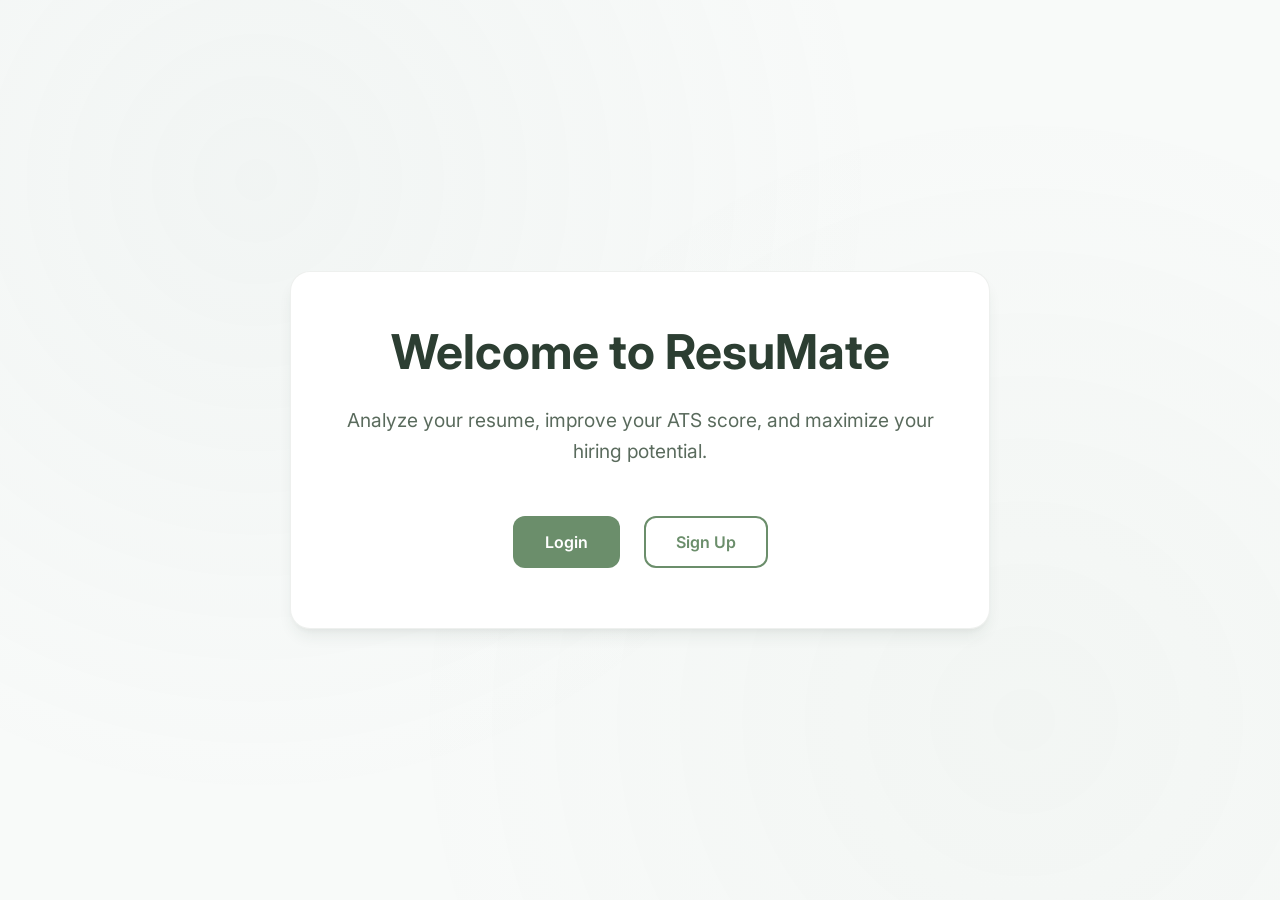
<file: frontend/index.html>
<!DOCTYPE html>
<html lang="en">
<head>
    <link rel="icon" href="data:,">
  <meta charset="UTF-8" />
  <meta name="viewport" content="width=device-width, initial-scale=1.0"/>
  <title>ResuMate - Home</title>
  <link rel="stylesheet" href="css/index.css">
  <link href="https://fonts.googleapis.com/css2?family=Inter:wght@300;400;500;600;700;800&display=swap" rel="stylesheet">
  <script src="https://cdn.lordicon.com/lordicon.js"></script>
</head>
<body>
  <div class="hero">
    <lord-icon
      src="https://cdn.lordicon.com/ajkxzzfb.json"
      trigger="loop"
      delay="2000"
      colors="primary:#6b8e6b,secondary:#8fa8a3"
      style="width:100px;height:100px">
    </lord-icon>

    <h1>Welcome to ResuMate</h1>
    <p>Analyze your resume, improve your ATS score, and maximize your hiring potential.</p>
    <a href="login.html" class="btn primary">Login</a>
    <a href="signup.html" class="btn secondary">Sign Up</a>
  </div>
</body>
</html>
</file>
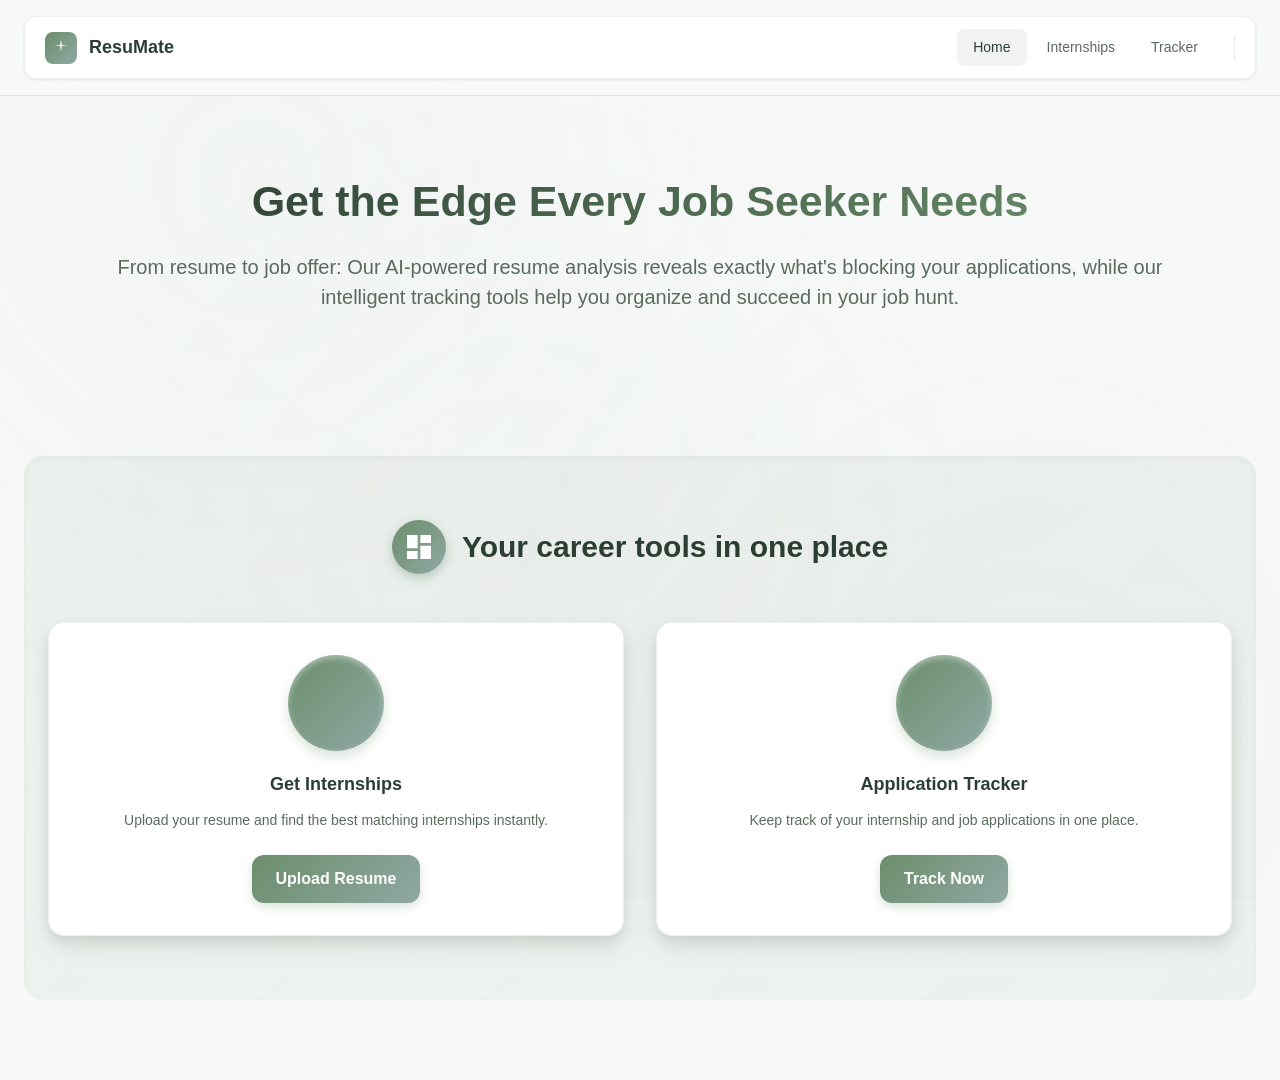
<file: frontend/dashboard.html>
<!DOCTYPE html>
<html lang="en">

<head>
    <link rel="icon" href="data:,">
  <meta charset="UTF-8">
  <meta name="viewport" content="width=device-width, initial-scale=1.0">
  <title>ResuMate: Your AI-powered Interview Coach</title>
  <link rel="stylesheet" href="css/style.css" />
  <script src="https://cdn.lordicon.com/lordicon.js"></script>
</head>

<body>
  <!-- Navbar -->
  <nav class="navbar">
    <div class="navbar-container">
      <div class="navbar-inner">
        <a href="/" class="logo">
          <div class="logo-icon">
            <svg width="20" height="20" viewBox="0 0 24 24" fill="none">
              <path d="M12 2L13.09 8.26L20 9L13.09 9.74L12 16L10.91 9.74L4 9L10.91 8.26L12 2Z" fill="currentColor" />
            </svg>
          </div>
          <span class="logo-text">ResuMate</span>
        </a>

        <div class="navbar-right">
          <div class="nav-links">
            <a href="dashboard.html" class="nav-link active">Home</a>
            <a href="upload.html" class="nav-link">Internships</a>
            <a href="tracked.html" class="nav-link">Tracker</a>
          </div>
          <div class="nav-divider"></div>


        </div>
      </div>
    </div>
  </nav>

  <main class="main-content">
    <div class="container">
      <section class="hero">
        <h1>Get the Edge Every Job Seeker Needs</h1>
        <p>From resume to job offer: Our AI-powered resume analysis reveals exactly what's blocking your applications, while our intelligent tracking tools help you organize and succeed in your job hunt.</p>
      </section>

      <!-- 🔹 Enhanced Dashboard Section -->
      <!-- 🔹 Enhanced Dashboard Section with Animations -->
      <!-- 🔹 Final Enhanced Dashboard Section -->
      <section class="dashboard-section">
        <div class="dashboard-topbar">
          <div class="dashboard-heading">
            <div class="dashboard-icon animate-pulse">
              <svg xmlns="http://www.w3.org/2000/svg" width="32" height="32" fill="none" viewBox="0 0 24 24">
                <path d="M3 13h8V3H3v10Zm0 8h8v-6H3v6Zm10 0h8v-10h-8v10Zm0-18v6h8V3h-8Z" fill="currentColor" />
              </svg>
            </div>
            <h2>Your career tools in one place</h2>
          </div>
        </div>

        <div class="feature-cards">
          <div class="feature-card animate-card" style="--delay:0s">
            <div class="icon-bg">
              <lord-icon src="https://cdn.lordicon.com/wmwqvixz.json" trigger="loop" delay="2000"
                colors="primary:#ffffff,secondary:#6B8E6B">
              </lord-icon>
            </div>
            <h3>Get Internships</h3>
            <p>Upload your resume and find the best matching internships instantly.</p>
            <a href="upload.html" class="cta-button">Upload Resume</a>
          </div>



          <div class="feature-card animate-card" style="--delay:0.4s">
            <div class="icon-bg">
              <lord-icon src="https://cdn.lordicon.com/dnoiydox.json" trigger="loop" delay="2000"
                colors="primary:#ffffff,secondary:#ffffff">
              </lord-icon>
            </div>
            <h3>Application Tracker</h3>
            <p>Keep track of your internship and job applications in one place.</p>
            <a href="tracked.html" class="cta-button">Track Now</a>
          </div>
        </div>
      </section>




    </div>
  </main>

  
</body>

</html>
</file>
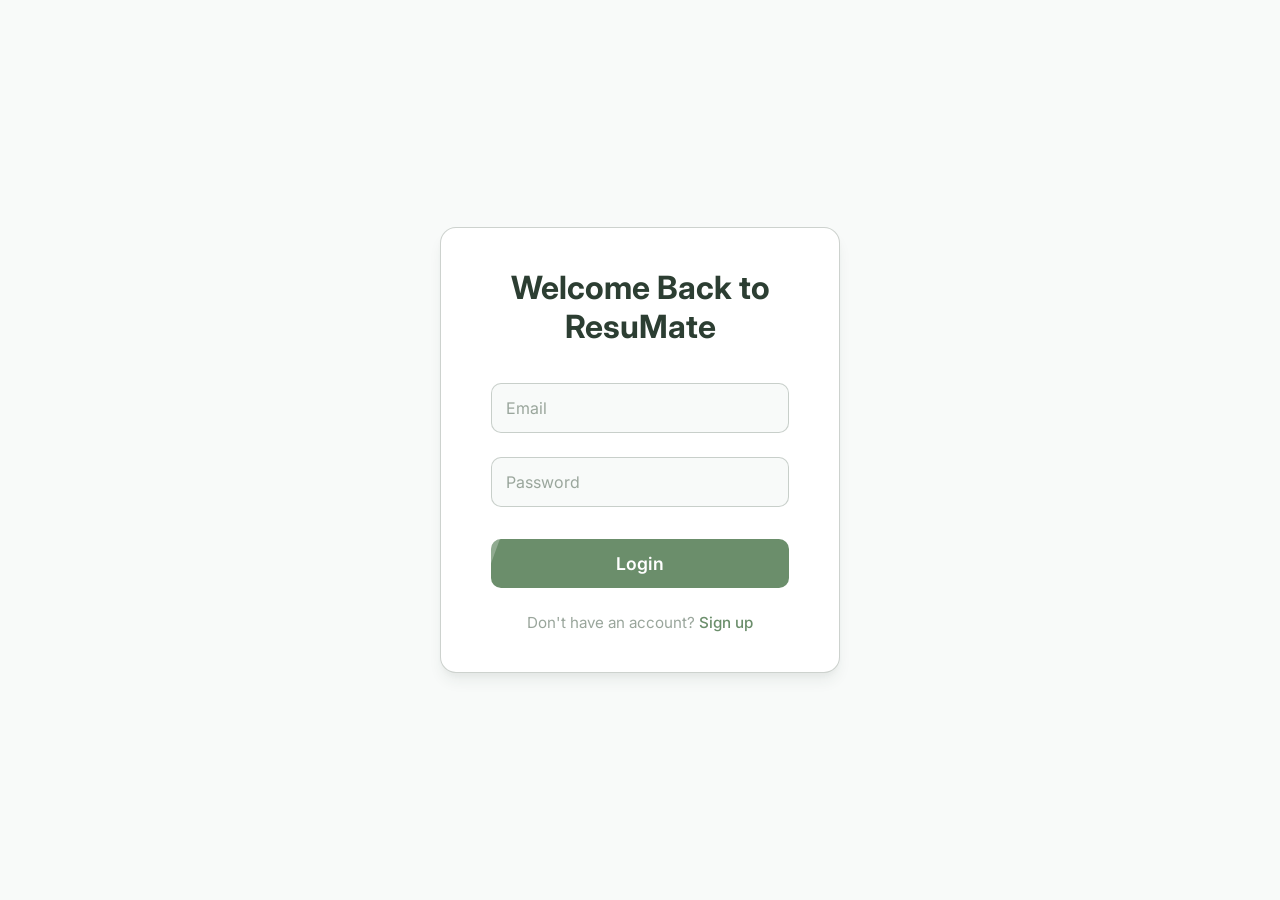
<file: frontend/login.html>
<!DOCTYPE html>
<html lang="en">
<head>
    <link rel="icon" href="data:,">
  <meta charset="UTF-8" />
  <meta name="viewport" content="width=device-width, initial-scale=1.0" />
  <title>Login - ResuMate</title>
  <link href="https://fonts.googleapis.com/css2?family=Inter:wght@300;400;500;600;700;800&display=swap" rel="stylesheet">
  <script src="https://cdn.lordicon.com/lordicon.js"></script>
  
  <link rel="stylesheet" href="css/login.css" />
</head>
<body>
  <div class="container fade">
    <h1 class="title">Welcome Back to ResuMate</h1>
    <form id="loginForm" class="form">
      <input type="email" id="email" placeholder="Email" required />
      <input type="password" id="password" placeholder="Password" required />
      <button type="submit">Login</button>
    </form>
    <div id="loadingSpinner" class="spinner" style="display: none;"></div>
    <p id="loadingMessage" class="text" style="display: none;">Logging you in...</p>
    <p class="text">Don't have an account? <a href="signup.html">Sign up</a></p>
  </div>
  <script src="js/login.js"></script>
</body>
</html>
</file>
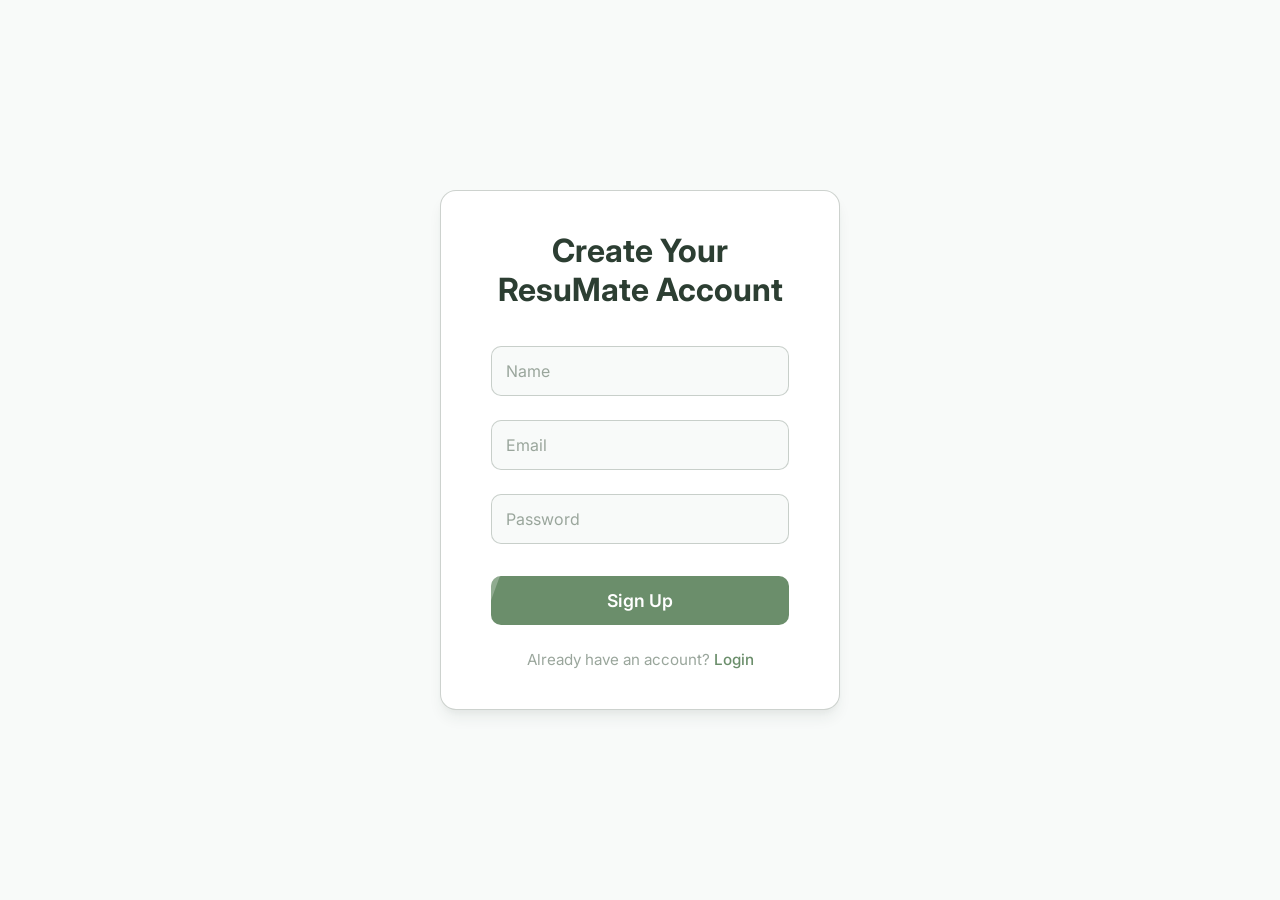
<file: frontend/signup.html>
<!DOCTYPE html>
<html lang="en">
<head>
    <link rel="icon" href="data:,">
  <meta charset="UTF-8" />
  <meta name="viewport" content="width=device-width, initial-scale=1.0" />
  <title>Sign Up - ResuMate</title>
  <link href="https://fonts.googleapis.com/css2?family=Inter:wght@300;400;500;600;700;800&display=swap" rel="stylesheet">
  <script src="https://cdn.lordicon.com/lordicon.js"></script>
  
  <link rel="stylesheet" href="css/signup.css" />
</head>
<body>
  <div class="container fade">
    <h1 class="title">Create Your ResuMate Account</h1>
    <form id="signupForm" class="form">
      <input type="text" id="name" placeholder="Name" required />
      <input type="email" id="email" placeholder="Email" required />
      <input type="password" id="password" placeholder="Password" required />
      <button type="submit">Sign Up</button>
    </form>
    <p class="text">Already have an account? <a href="login.html">Login</a></p>
  </div>
  <script src="js/signup.js"></script>
</body>
</html>
</file>
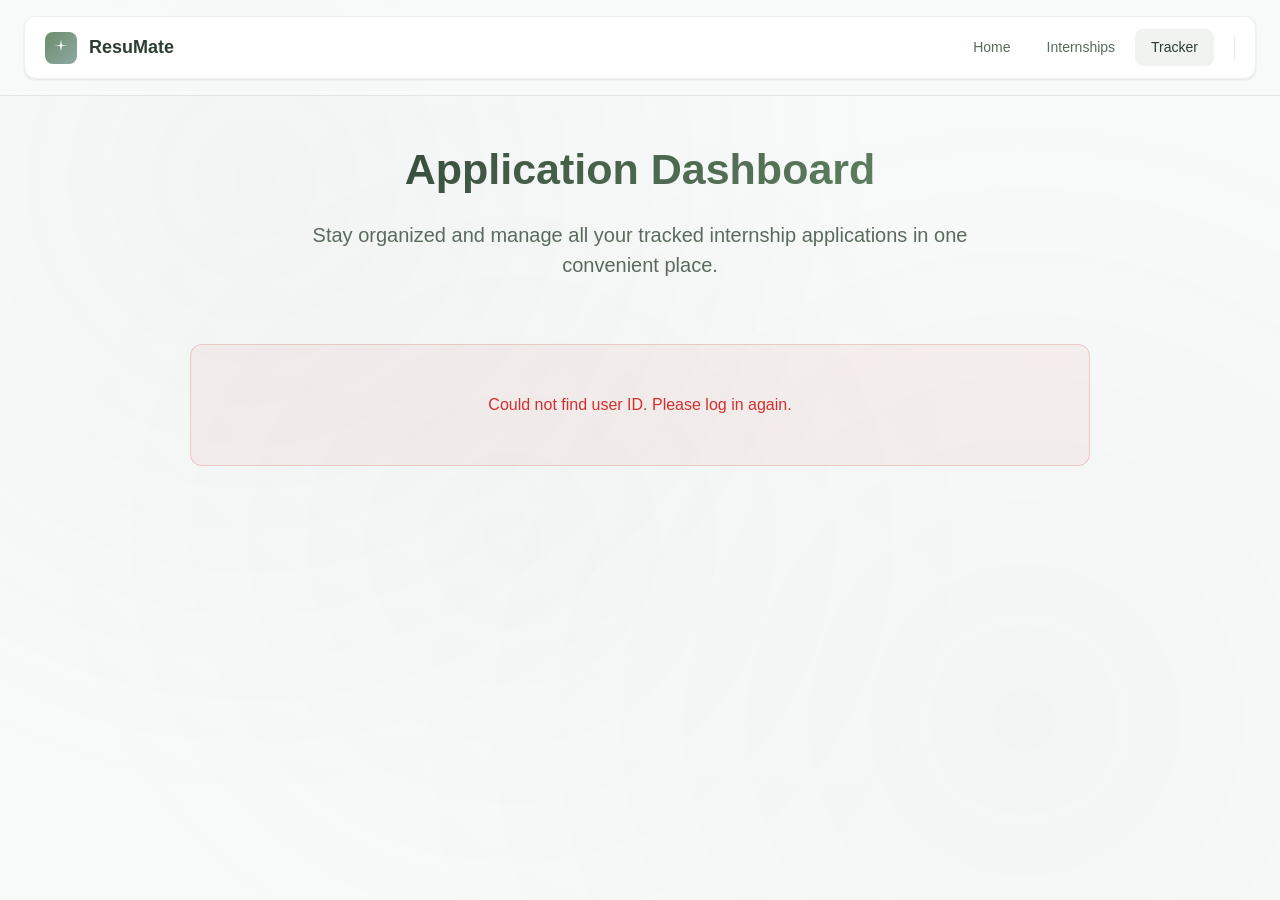
<file: frontend/tracked.html>
<!DOCTYPE html>
<html lang="en">
<head>
    <link rel="icon" href="data:,">
 <meta charset="UTF-8">
 <title>Application Tracker | ResuMate</title>
 <link rel="stylesheet" href="css/upload.css" />
</head>
<body>
 <nav class="navbar">
 <div class="navbar-container">
 <div class="navbar-inner">
 <a href="dashboard.html" class="logo">
 <div class="logo-icon">
 <svg width="20" height="20" viewBox="0 0 24 24" fill="none">
 <path d="M12 2L13.09 8.26L20 9L13.09 9.74L12 16L10.91 9.74L4 9L10.91 8.26L12 2Z" fill="currentColor" />
 </svg>
 </div>
 <span class="logo-text">ResuMate</span>
 </a>
 <div class="navbar-right">
 <div class="nav-links">
 <a href="dashboard.html" class="nav-link">Home</a>

 <a href="upload.html" class="nav-link">Internships</a>
 <a href="tracked.html" class="nav-link active">Tracker</a>
 </div>
 <div class="nav-divider"></div>
 
 </div>
 </div>
 </div>
 </nav>

 <main class="main-content">
 <div class="container">
 <section class="hero">
 <h1>Application Dashboard</h1>
 <p>Stay organized and manage all your tracked internship applications in one convenient place.</p>
 </section>

 <section class="tracker-section">
 <div id="trackedResults">
 </div>
 </section>
 </div>
 </main>

 
  <script src="js/tracked.js"></script>
</body>
</html>
</file>
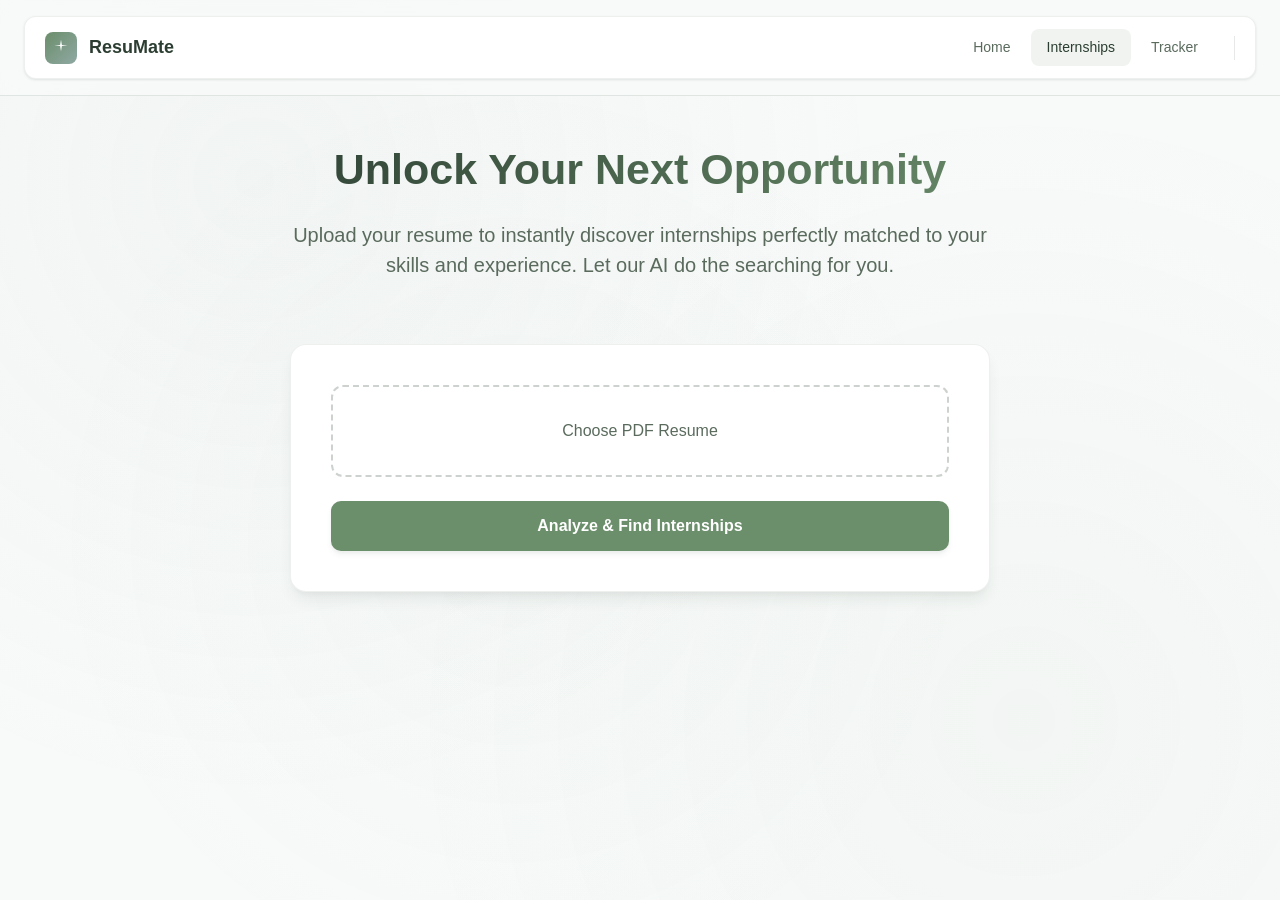
<file: frontend/upload.html>
<!DOCTYPE html>
<html lang="en">

<head>
    <link rel="icon" href="data:,">
 <meta charset="UTF-8">
 <meta name="viewport" content="width=device-width, initial-scale=1.0">
 <title>Get Internships | ResuMate</title>
 <link rel="stylesheet" href="css/upload.css" />
 <script src="https://cdn.lordicon.com/lordicon.js"></script>
</head>

<body>
 <nav class="navbar">
 <div class="navbar-container">
 <div class="navbar-inner">
 <a href="dashboard.html" class="logo">
 <div class="logo-icon">
 <svg width="20" height="20" viewBox="0 0 24 24" fill="none">
 <path d="M12 2L13.09 8.26L20 9L13.09 9.74L12 16L10.91 9.74L4 9L10.91 8.26L12 2Z" fill="currentColor" />
 </svg>
 </div>
 <span class="logo-text">ResuMate</span>
 </a>

 <div class="navbar-right">
 <div class="nav-links">
 <a href="dashboard.html" class="nav-link">Home</a>

 <a href="upload.html" class="nav-link active">Internships</a>
 <a href="tracked.html" class="nav-link">Tracker</a>
 </div>
 <div class="nav-divider"></div>

 
 </div>
 </div>
 </div>
 </nav>

 <main class="main-content">
 <div class="container">
 <section class="hero">
 <h1>Unlock Your Next Opportunity</h1>
 <p>Upload your resume to instantly discover internships perfectly matched to your skills and experience. Let our AI do the searching for you.</p>
 </section>

 <section class="upload-section">
 <form id="uploadForm" enctype="multipart/form-data">
 <label for="resumeFile" class="custom-file-label" id="customFileLabel">
 Choose PDF Resume
 </label>
 <input type="file" id="resumeFile" name="resume" accept=".pdf" required hidden />
 <button type="submit" class="cta-button">Analyze & Find Internships</button>
 </form>
 <div id="loadingSpinner" class="spinner" style="display: none;"></div>
 <p id="uploadingMessage" class="upload-message" style="display: none;">Analyzing your resume and finding matches...</p>

 <div id="uploadErrorDisplay" class="upload-error-message" style="display: none;">
 </div>
 </section>

 <div class="right-panel" id="rightPanel" style="display: none;">
 
 <div class="filter-toggle-container">
 <button class="filter-toggle-btn" id="filterToggleBtn">
 <span id="filter-icon"></span> Show Filters
 </button>
 </div>
 
 <div class="filter-controls-wrapper" id="filterControlsWrapper">
 <div class="filter-controls">
 <h3>Filter Internships</h3>
 <div class="filter-group">
 <label for="locationFilter">Location:</label>
 <select id="locationFilter">
 <option value="">All Locations</option>
 </select>
 </div>
 
 <div class="filter-group">
 <label for="minStipend">Min. Stipend (₹):</label>
 <input type="number" id="minStipend" min="0" placeholder="e.g., 10000">
 </div>
 
 <div class="filter-group">
 <label for="minAts">Min. ATS Match (%):</label>
 <input type="number" id="minAts" min="0" max="100" placeholder="e.g., 50">
 </div>
 
 <div class="filter-buttons">
 <button id="applyFiltersBtn" class="cta-button">Apply</button>
 <button id="resetFiltersBtn" class="cta-button secondary">Reset</button>
 </div>
 </div>
 </div>
 
 <div id="internshipResults"></div>
 </div>
 </div>
 </main>

 

  <script src="js/upload.js"></script>
</body>
</html>
</file>
<file: frontend/css/index.css>
/* ======================================== */
/* ===== SAGE GREEN THEME FOR INDEX.HTML ===== */
/* ======================================== */

/* --- Foundational Variables (from your provided CSS) --- */
:root {
    /* Sage Green Color Palette */
    --color-primary: #6B8E6B; /* sage green */
    --color-primary-hover: #5B7A5B;
    --color-secondary: #8FA8A3; /* soft teal */
  
    --color-background: #F8FAF9; /* very light mint */
    --color-surface: #FFFFFF; /* pure white */
    --color-text: #2C3E32; /* dark sage */
    --color-text-secondary: #5A6B5D; /* medium sage */
    --color-text-muted: #9AA69C;
  
    --color-card-border: rgba(90, 107, 93, 0.1);
    --color-btn-primary-text: #FFFFFF;
  
    /* Typography */
    --font-family-base: "Inter", -apple-system, BlinkMacSystemFont, "Segoe UI", Roboto, sans-serif;
    --font-weight-normal: 400;
    --font-weight-medium: 500;
    --font-weight-semibold: 600;
    --font-weight-bold: 700;
  
    /* Spacing & Radius */
    --space-24: 24px;
    --radius-2xl: 20px;
    --radius-lg: 12px;
  
    /* Shadows */
    --shadow-lg: 0 10px 15px -3px rgba(44, 62, 50, 0.08), 0 4px 6px -2px rgba(44, 62, 50, 0.04);
    --shadow-xl: 0 20px 25px -5px rgba(44, 62, 50, 0.08), 0 10px 10px -5px rgba(44, 62, 50, 0.04);
  
    /* Transitions */
    --duration-normal: 250ms;
    --ease-standard: cubic-bezier(0.16, 1, 0.3, 1);
  }
  
  /* --- Base & Body Styles --- */
  * {
    margin: 0;
    padding: 0;
    box-sizing: border-box;
    font-family: var(--font-family-base);
  }
  
  body {
    background-color: var(--color-background);
    color: var(--color-text);
    min-height: 100vh;
    display: flex;
    justify-content: center;
    align-items: center;
    text-align: center;
    padding: 2rem;
    overflow: hidden;
    position: relative;
    -webkit-font-smoothing: antialiased;
  }
  
  /* Subtle background gradient from your new theme */
  body::before {
    content: '';
    position: fixed;
    top: 0;
    left: 0;
    width: 100vw;
    height: 100vh;
    pointer-events: none;
    z-index: -1;
    background:
      radial-gradient(circle at 20% 20%, rgba(143, 168, 163, 0.06) 0%, transparent 50%),
      radial-gradient(circle at 80% 80%, rgba(107, 142, 107, 0.04) 0%, transparent 50%);
  }
  
  /* --- Hero Card Styling --- */
  .hero {
    max-width: 700px;
    width: 100%;
    background: var(--color-surface);
    border-radius: var(--radius-2xl);
    padding: 50px 40px;
    box-shadow: var(--shadow-lg);
    border: 1px solid var(--color-card-border);
    animation: fadeIn 1s ease-in-out;
    transition: all var(--duration-normal) var(--ease-standard);
  }
  
  .hero lord-icon {
    margin-bottom: 20px;
  }
  
  .hero h1 {
    font-size: 3rem;
    font-weight: var(--font-weight-bold);
    margin-bottom: var(--space-24);
    color: var(--color-text);
  }
  
  .hero p {
    font-size: 1.2rem;
    color: var(--color-text-secondary);
    margin-bottom: 40px;
    line-height: 1.6;
  }
  
  /* --- Button Styling --- */
  .btn {
    display: inline-block;
    padding: 14px 30px;
    font-size: 16px;
    border: 2px solid transparent;
    border-radius: var(--radius-lg);
    text-decoration: none;
    font-weight: var(--font-weight-semibold);
    margin: 10px;
    transition: all var(--duration-normal) var(--ease-standard);
  }
  
  .btn:hover {
    transform: translateY(-4px);
    box-shadow: var(--shadow-xl);
  }
  
  /* Primary Button Style (Login) */
  .btn.primary {
    background: var(--color-primary);
    color: var(--color-btn-primary-text);
  }
  .btn.primary:hover {
    background: var(--color-primary-hover);
  }
  
  /* Secondary Button Style (Sign Up) */
  .btn.secondary {
    background: var(--color-surface);
    color: var(--color-primary);
    border: 2px solid var(--color-primary);
  }
  .btn.secondary:hover {
    background: rgba(107, 142, 107, 0.1);
    border-color: var(--color-primary-hover);
    color: var(--color-primary-hover);
  }
  
  
  /* --- Animations --- */
  @keyframes fadeIn {
    from { opacity: 0; transform: translateY(20px) scale(0.98); }
    to { opacity: 1; transform: translateY(0) scale(1); }
  }
  
  /* --- Responsive Adjustments --- */
  @media (max-width: 600px) {
    .hero {
      padding: 30px 20px;
    }
    .hero h1 {
      font-size: 2rem;
    }
    .hero p {
      font-size: 1rem;
    }
  }
</file>
<file: frontend/css/style.css>
:root {
    /* Sage Green Color Palette */
    --color-primary: #6B8E6B; /* sage green */
    --color-primary-hover: #5B7A5B;
    --color-primary-active: #4F6B4F;
    --color-secondary: #8FA8A3; /* soft teal */
    --color-secondary-hover: #7D969B;
    --color-secondary-active: #6B8489;
    
    --color-background: #F8FAF9; /* very light mint */
    --color-surface: #FFFFFF; /* pure white */
    --color-text: #2C3E32; /* dark sage */
    --color-text-secondary: #5A6B5D; /* medium sage */
    --color-text-light: #7A8B7D;
    --color-text-muted: #9AA69C;
    
    --color-border: rgba(90, 107, 93, 0.3);
    --color-border-light: rgba(90, 107, 93, 0.15);
    --color-card-border: rgba(90, 107, 93, 0.1);
    
    --color-btn-primary-text: #FFFFFF;
    --color-focus: #6B8E6B;
    --color-focus-ring: rgba(107, 142, 107, 0.3);
    
    /* Status Colors */
    --color-error: #C0152F;
    --color-success: #6B8E6B;
    --color-warning: #A84B2F;
    --color-info: #5A6B5D;
  
    /* Typography */
    --font-family-base: "Inter", -apple-system, BlinkMacSystemFont, "Segoe UI", Roboto, sans-serif;
    --font-family-mono: "Berkeley Mono", ui-monospace, SFMono-Regular, Menlo, Monaco, Consolas, monospace;
    --font-size-xs: 11px;
    --font-size-sm: 12px;
    --font-size-base: 14px;
    --font-size-md: 14px;
    --font-size-lg: 16px;
    --font-size-xl: 18px;
    --font-size-2xl: 20px;
    --font-size-3xl: 24px;
    --font-size-4xl: 30px;
    --font-size-5xl: 36px;
    --font-weight-normal: 400;
    --font-weight-medium: 500;
    --font-weight-semibold: 600;
    --font-weight-bold: 700;
    --line-height-tight: 1.2;
    --line-height-normal: 1.5;
  
    /* Spacing */
    --space-4: 4px;
    --space-8: 8px;
    --space-12: 12px;
    --space-16: 16px;
    --space-20: 20px;
    --space-24: 24px;
    --space-32: 32px;
    --space-40: 40px;
    --space-48: 48px;
    --space-64: 64px;
    --space-80: 80px;
  
    /* Border Radius */
    --radius-sm: 6px;
    --radius-base: 8px;
    --radius-md: 10px;
    --radius-lg: 12px;
    --radius-xl: 16px;
    --radius-2xl: 20px;
    --radius-full: 9999px;
  
    /* Shadows */
    --shadow-sm: 0 1px 3px rgba(44, 62, 50, 0.08), 0 1px 2px rgba(44, 62, 50, 0.04);
    --shadow-md: 0 4px 6px -1px rgba(44, 62, 50, 0.08), 0 2px 4px -1px rgba(44, 62, 50, 0.04);
    --shadow-lg: 0 10px 15px -3px rgba(44, 62, 50, 0.08), 0 4px 6px -2px rgba(44, 62, 50, 0.04);
    --shadow-xl: 0 20px 25px -5px rgba(44, 62, 50, 0.08), 0 10px 10px -5px rgba(44, 62, 50, 0.04);
  
    /* Transitions */
    --duration-fast: 150ms;
    --duration-normal: 250ms;
    --ease-standard: cubic-bezier(0.16, 1, 0.3, 1);
  }
  
  /* Base styles */
  * {
    margin: 0;
    padding: 0;
    box-sizing: border-box;
  }
  
  html {
    scroll-behavior: smooth;
    font-size: var(--font-size-base);
    font-family: var(--font-family-base);
    line-height: var(--line-height-normal);
  }
  
  body {
    color: var(--color-text);
    background-color: var(--color-background);
    -webkit-font-smoothing: antialiased;
    min-height: 100vh;
    position: relative;
    overflow-x: hidden;
  }
  
  /* Background decoration */
  body::before {
    content: '';
    position: fixed;
    top: 0;
    left: 0;
    width: 100vw;
    height: 100vh;
    pointer-events: none;
    z-index: 0;
    background: 
      radial-gradient(circle at 20% 20%, rgba(143, 168, 163, 0.06) 0%, transparent 50%),
      radial-gradient(circle at 80% 80%, rgba(107, 142, 107, 0.04) 0%, transparent 50%),
      radial-gradient(circle at 40% 60%, rgba(143, 168, 163, 0.03) 0%, transparent 50%);
  }
  
  /* Navbar */
  .navbar {
    position: sticky;
    top: 0;
    z-index: 100;
    width: 100%;
    padding: var(--space-16) 0;
    background: rgba(248, 250, 249, 0.9);
    backdrop-filter: blur(10px);
    border-bottom: 1px solid var(--color-border-light);
  }
  
  .navbar-container {
    max-width: 1280px;
    margin: 0 auto;
    padding: 0 var(--space-24);
  }
  
  .navbar-inner {
    display: flex;
    align-items: center;
    justify-content: space-between;
    padding: var(--space-12) var(--space-20);
    background: var(--color-surface);
    border-radius: var(--radius-lg);
    box-shadow: var(--shadow-sm);
    border: 1px solid var(--color-card-border);
  }
  
  .logo {
    display: flex;
    align-items: center;
    gap: var(--space-12);
    text-decoration: none;
    color: var(--color-text);
    font-weight: var(--font-weight-bold);
    font-size: var(--font-size-xl);
  }
  
  .logo-icon {
    width: 32px;
    height: 32px;
    background: linear-gradient(135deg, var(--color-primary) 0%, var(--color-secondary) 100%);
    border-radius: var(--radius-base);
    display: flex;
    align-items: center;
    justify-content: center;
    color: white;
  }
  
  .logo-text {
    color: var(--color-text);
  }
  
  .navbar-right {
    display: flex;
    align-items: center;
    gap: var(--space-20);
  }
  
  .nav-links {
    display: flex;
    align-items: center;
    gap: var(--space-4);
  }
  
  .nav-link {
    color: var(--color-text-secondary);
    text-decoration: none;
    font-weight: var(--font-weight-medium);
    padding: var(--space-8) var(--space-16);
    border-radius: var(--radius-base);
    transition: all var(--duration-normal) var(--ease-standard);
    font-size: var(--font-size-base);
  }
  
  .nav-link:hover,
  .nav-link.active {
    color: var(--color-text);
    background: rgba(107, 142, 107, 0.1);
  }
  
  .nav-divider {
    width: 1px;
    height: 24px;
    background: var(--color-border-light);
  }
  
  .profile-section {
    display: flex;
    align-items: center;
  }
  
  .profile-link {
    display: flex;
    align-items: center;
    gap: var(--space-8);
    color: var(--color-text-secondary);
    text-decoration: none;
    font-weight: var(--font-weight-medium);
    padding: var(--space-8) var(--space-16);
    border-radius: var(--radius-base);
    transition: all var(--duration-normal) var(--ease-standard);
    font-size: var(--font-size-base);
  }
  
  .profile-link:hover {
    color: var(--color-text);
    background: rgba(107, 142, 107, 0.1);
  }
  
  .profile-avatar {
    width: 24px;
    height: 24px;
    border-radius: 50%;
    border: 2px solid var(--color-border-light);
    object-fit: cover;
  }
  
  .profile-icon {
    width: 20px;
    height: 20px;
    color: currentColor;
  }
  
  /* Google Sign-in Button Styling */
  .g_id_signin {
    border-radius: var(--radius-base) !important;
    box-shadow: var(--shadow-sm) !important;
    transition: all var(--duration-normal) var(--ease-standard) !important;
  }
  
  .g_id_signin:hover {
    transform: translateY(-1px);
    box-shadow: var(--shadow-md) !important;
  }
  
  /* Main Container */
  .container {
    max-width: 1280px;
    margin: 0 auto;
    padding: 0 var(--space-24);
    position: relative;
    z-index: 1;
  }
  
  /* Hero Section */
  .hero {
    text-align: center;
    padding: var(--space-80) 0 var(--space-64) 0;
    animation: fadeInUp 0.8s var(--ease-standard);
  }
  
  .hero h1 {
    font-size: 43px;
    font-weight: var(--font-weight-bold);
    color: var(--color-text);
    margin-bottom: var(--space-24);
    line-height: var(--line-height-tight);
    max-width: 1000px;
    margin-left: auto;
    margin-right: auto;
    background: linear-gradient(135deg, var(--color-text) 0%, var(--color-primary) 100%);
    -webkit-background-clip: text;
    -webkit-text-fill-color: transparent;
    background-clip: text;
  }
  
  .hero p {
    font-size: 20px;
    color: var(--color-text-secondary);
    line-height: var(--line-height-normal);
    max-width: 1100px;
    margin: 0 auto;
  }
  
  /* Ready to Start Section */
  .ready-to-start {
    display: grid;
    grid-template-columns: 1fr 1fr;
    gap: var(--space-64);
    align-items: center;
    margin: var(--space-80) 0;
    padding: var(--space-48);
    background: var(--color-surface);
    border-radius: var(--radius-2xl);
    box-shadow: var(--shadow-lg);
    border: 1px solid var(--color-card-border);
    animation: fadeInUp 0.8s var(--ease-standard) 0.2s both;
    position: relative;
    overflow: hidden;
  }
  
  .ready-to-start::before {
    content: '';
    position: absolute;
    top: 0;
    left: 0;
    right: 0;
    height: 4px;
    background: linear-gradient(90deg, var(--color-primary) 0%, var(--color-secondary) 100%);
    border-radius: var(--radius-2xl) var(--radius-2xl) 0 0;
  }
  
  .ready-to-start .content h2 {
    font-size: var(--font-size-4xl);
    font-weight: var(--font-weight-bold);
    color: var(--color-text);
    margin-bottom: var(--space-20);
    line-height: var(--line-height-tight);
  }
  
  .ready-to-start .content p {
    font-size: var(--font-size-lg);
    color: var(--color-text-secondary);
    margin-bottom: var(--space-32);
    line-height: var(--line-height-normal);
  }
  
  .cta-button {
    display: inline-flex;
    align-items: center;
    gap: var(--space-12);
    padding: var(--space-16) var(--space-32);
    background: var(--color-primary);
    color: var(--color-btn-primary-text);
    text-decoration: none;
    border-radius: var(--radius-md);
    font-size: var(--font-size-lg);
    font-weight: var(--font-weight-semibold);
    transition: all var(--duration-normal) var(--ease-standard);
    box-shadow: var(--shadow-md);
    border: none;
    cursor: pointer;
  }
  
  .cta-button:hover {
    background: var(--color-primary-hover);
    transform: translateY(-2px);
    box-shadow: var(--shadow-lg);
  }
  
  .cta-button svg {
    transition: transform var(--duration-normal) var(--ease-standard);
    fill: currentColor;
  }
  
  .cta-button:hover svg {
    transform: translateX(4px);
  }
  
  /* Image Section */
  .image {
    display: flex;
    justify-content: center;
    align-items: center;
  }
  
  .outer-circle {
    width: 320px;
    height: 320px;
    border-radius: 50%;
    background: linear-gradient(135deg, rgba(107, 142, 107, 0.1) 0%, rgba(143, 168, 163, 0.1) 100%);
    display: flex;
    align-items: center;
    justify-content: center;
    position: relative;
    animation: float 6s ease-in-out infinite;
  }
  
  .inner-circle-1 {
    width: 280px;
    height: 280px;
    border-radius: 50%;
    background: linear-gradient(135deg, rgba(107, 142, 107, 0.15) 0%, rgba(143, 168, 163, 0.15) 100%);
    display: flex;
    align-items: center;
    justify-content: center;
  }
  
  .inner-circle-2 {
    width: 240px;
    height: 240px;
    border-radius: 50%;
    background: var(--color-surface);
    display: flex;
    align-items: center;
    justify-content: center;
    box-shadow: var(--shadow-lg);
    border: 1px solid var(--color-card-border);
  }
  
  .inner-circle-2 img {
    width: 200px;
    height: 200px;
    border-radius: 50%;
    object-fit: cover;
  }
  
  /* Interview Type Section */
  .interview-type {
    margin: var(--space-80) 0;
    animation: fadeInUp 0.8s var(--ease-standard) 0.4s both;
  }
  
  .interview-type h2 {
    font-size: var(--font-size-4xl);
    font-weight: var(--font-weight-bold);
    color: var(--color-text);
    text-align: center;
    margin-bottom: var(--space-48);
  }
  
  .interview-options {
    display: grid;
    grid-template-columns: repeat(auto-fit, minmax(300px, 1fr));
    gap: var(--space-24);
    margin-bottom: var(--space-48);
  }
  
  .option {
    background: var(--color-surface);
    border-radius: var(--radius-xl);
    border: 1px solid var(--color-card-border);
    padding: var(--space-24);
    cursor: pointer;
    transition: all var(--duration-normal) var(--ease-standard);
    box-shadow: var(--shadow-sm);
    position: relative;
    overflow: hidden;
  }
  
  .option:hover {
    transform: translateY(-4px);
    box-shadow: var(--shadow-lg);
    border-color: var(--color-primary);
  }
  
  .option-header {
    display: flex;
    justify-content: space-between;
    align-items: center;
    margin-bottom: var(--space-16);
  }
  
  .time-badge {
    background: rgba(107, 142, 107, 0.1);
    color: var(--color-primary);
    padding: var(--space-4) var(--space-12);
    border-radius: var(--radius-full);
    font-size: var(--font-size-sm);
    font-weight: var(--font-weight-semibold);
  }
  
  .tag-badge {
    padding: var(--space-4) var(--space-12);
    border-radius: var(--radius-full);
    font-size: var(--font-size-sm);
    font-weight: var(--font-weight-semibold);
  }
  
  .difficulty-hard {
    background-color: #F44336;
    color: #fff;
  }
  
  .difficulty-medium {
    background-color: #FF9800;
    color: #fff;
  }
  
  .difficulty-easy {
    background-color: #4CAF50;
    color: #fff;
  }
  
  .icon-container {
    display: flex;
    align-items: center;
    justify-content: center;
    width: 64px;
    height: 64px;
    background: linear-gradient(135deg, var(--color-primary) 0%, var(--color-secondary) 100%);
    border-radius: var(--radius-lg);
    margin: var(--space-20) auto;
    box-shadow: var(--shadow-md);
  }
  
  .icon-container svg {
    fill: white;
  }
  
  .option-content h3 {
    font-size: var(--font-size-xl);
    font-weight: var(--font-weight-semibold);
    color: var(--color-text);
    margin-bottom: var(--space-8);
    text-align: center;
  }
  
  .option-content p {
    color: var(--color-text-secondary);
    text-align: center;
    line-height: var(--line-height-normal);
    margin: auto;
    /* margin-left: auto; */
    max-width: 220px;
  }
  
  /* Other Actions Section */
  .other-actions {
    display: grid;
    grid-template-columns: repeat(auto-fit, minmax(350px, 1fr));
    gap: var(--space-24);
    margin: var(--space-80) 0;
    animation: fadeInUp 0.8s var(--ease-standard) 0.6s both;
  }
  
  .action {
    display: flex;
    align-items: center;
    gap: var(--space-20);
    background: var(--color-surface);
    border-radius: var(--radius-xl);
    border: 1px solid var(--color-card-border);
    padding: var(--space-24);
    cursor: pointer;
    transition: all var(--duration-normal) var(--ease-standard);
    box-shadow: var(--shadow-sm);
  }
  
  .action:hover {
    transform: translateY(-2px);
    box-shadow: var(--shadow-md);
    border-color: var(--color-primary);
  }
  
  .action .icon-container {
    width: 48px;
    height: 48px;
    margin: 0;
    flex-shrink: 0;
  }
  
  .action-content h3 {
    font-size: var(--font-size-lg);
    font-weight: var(--font-weight-semibold);
    color: var(--color-text);
    margin-bottom: var(--space-4);
  }
  
  .action-content p {
    color: var(--color-text-secondary);
    margin: 0;
    line-height: var(--line-height-normal);
  }
  
  /* Animations */
  @keyframes slideDown {
    from {
      opacity: 0;
      transform: translateY(-20px);
    }
    to {
      opacity: 1;
      transform: translateY(0);
    }
  }
  
  @keyframes fadeInUp {
    from {
      opacity: 0;
      transform: translateY(30px);
    }
    to {
      opacity: 1;
      transform: translateY(0);
    }
  }
  
  @keyframes float {
    0%, 100% {
      transform: translateY(0px);
    }
    50% {
      transform: translateY(-10px);
    }
  }
  
  /* Responsive Design */
  @media (max-width: 1024px) {
    .ready-to-start {
      grid-template-columns: 1fr;
      gap: var(--space-32);
      text-align: center;
    }
    
    .interview-options {
      grid-template-columns: repeat(auto-fit, minmax(250px, 1fr));
    }
  }
  
  @media (max-width: 768px) {
    navbar {
      padding: var(--space-12) var(--space-16);
      flex-wrap: wrap;
      gap: var(--space-12);
    }
    
    .nav-links {
      order: 1;
      width: 100%;
      justify-content: space-around;
      margin-top: var(--space-12);
    }
    
    .nav-links a span {
      display: none;
    }
    
    .container {
      padding: 0 var(--space-16);
    }
    
    .hero {
      padding: var(--space-48) 0 var(--space-32) 0;
    }
    
    .hero h1 {
      font-size: var(--font-size-3xl);
    }
    
    .hero p {
      font-size: var(--font-size-lg);
    }
    
    .ready-to-start {
      padding: var(--space-24);
      margin: var(--space-48) 0;
    }
    
    .ready-to-start .content h2 {
      font-size: var(--font-size-2xl);
    }
    
    .interview-type h2 {
      font-size: var(--font-size-2xl);
    }
    
    .interview-options {
      grid-template-columns: 1fr;
      gap: var(--space-16);
    }
    
    .other-actions {
      grid-template-columns: 1fr;
      gap: var(--space-16);
      margin: var(--space-48) 0;
    }
    
    .outer-circle {
      width: 240px;
      height: 240px;
    }
    
    .inner-circle-1 {
      width: 200px;
      height: 200px;
    }
    
    .inner-circle-2 {
      width: 160px;
      height: 160px;
    }
    
    .inner-circle-2 img {
      width: 120px;
      height: 120px;
    }
  }
  
  @media (max-width: 480px) {
    .container {
      padding: 0 var(--space-12);
    }
    
    .hero {
      padding: var(--space-32) 0 var(--space-24) 0;
    }
    
    .hero h1 {
      font-size: var(--font-size-2xl);
    }
    
    .ready-to-start {
      padding: var(--space-16);
    }
    
    .option {
      padding: var(--space-16);
    }
    
    .action {
      flex-direction: column;
      text-align: center;
      gap: var(--space-12);
    }
  }
  
  /* Focus States for Accessibility */
  .option:focus,
  .action:focus,
  .cta-button:focus,
  .nav-link:focus {
    outline: none;
    box-shadow: 0 0 0 3px var(--color-focus-ring);
  }
  
  /* High Contrast Mode Support */
  @media (prefers-contrast: high) {
    :root {
      --color-text: #000000;
      --color-text-secondary: #333333;
      --color-border: rgba(0, 0, 0, 0.3);
      --color-card-border: rgba(0, 0, 0, 0.2);
    }
  }
  
  /* Reduced Motion Support */
  @media (prefers-reduced-motion: reduce) {
    * {
      animation-duration: 0.01ms !important;
      animation-iteration-count: 1 !important;
      transition-duration: 0.01ms !important;
    }
  }
  
  /* ATS Feature Section */
  .ats-feature {
    display: grid;
    grid-template-columns: 1fr 1fr;
    gap: var(--space-64);
    align-items: center;
    margin: var(--space-80) 0;
    padding: var(--space-48);
    background: linear-gradient(135deg, rgba(107, 142, 107, 0.03) 0%, rgba(143, 168, 163, 0.03) 100%);
    border-radius: var(--radius-2xl);
    border: 1px solid var(--color-card-border);
    animation: fadeInUp 0.8s var(--ease-standard) 0.3s both;
    position: relative;
    overflow: hidden;
  }
  
  .ats-feature::before {
    content: '';
    position: absolute;
    top: 0;
    left: 0;
    right: 0;
    height: 4px;
    background: linear-gradient(90deg, var(--color-secondary) 0%, var(--color-primary) 100%);
    border-radius: var(--radius-2xl) var(--radius-2xl) 0 0;
  }
  
  .ats-feature .content {
    order: 2;
  }
  
  .ats-feature .ats-image {
    order: 1;
    display: flex;
    justify-content: center;
    align-items: center;
  }
  
  .feature-badge {
    display: inline-flex;
    align-items: center;
    gap: var(--space-8);
    background: rgba(107, 142, 107, 0.1);
    color: var(--color-primary);
    padding: var(--space-8) var(--space-16);
    border-radius: var(--radius-full);
    font-size: var(--font-size-sm);
    font-weight: var(--font-weight-semibold);
    margin-bottom: var(--space-16);
    border: 1px solid rgba(107, 142, 107, 0.2);
  }
  
  .feature-badge svg {
    width: 16px;
    height: 16px;
    fill: currentColor;
  }
  
  .ats-feature .content h2 {
    font-size: var(--font-size-4xl);
    font-weight: var(--font-weight-bold);
    color: var(--color-text);
    margin-bottom: var(--space-20);
    line-height: var(--line-height-tight);
  }
  
  .ats-feature .content p {
    font-size: var(--font-size-lg);
    color: var(--color-text-secondary);
    margin-bottom: var(--space-32);
    line-height: var(--line-height-normal);
  }
  
  .feature-highlights {
    display: flex;
    flex-direction: column;
    gap: var(--space-12);
    margin-bottom: var(--space-32);
  }
  
  .highlight-item {
    display: flex;
    align-items: center;
    gap: var(--space-12);
    color: var(--color-text-secondary);
    font-size: var(--font-size-base);
  }
  
  .highlight-item svg {
    fill: var(--color-success);
    flex-shrink: 0;
  }
  
  .cta-button.secondary {
    background: var(--color-surface);
    color: var(--color-primary);
    border: 2px solid var(--color-primary);
  }
  
  .cta-button.secondary:hover {
    background: var(--color-primary);
    color: var(--color-btn-primary-text);
    border-color: var(--color-primary);
  }
  
  /* ATS Visual Demo */
  .ats-visual-container {
    position: relative;
    width: 320px;
    height: 320px;
    display: flex;
    align-items: center;
    justify-content: center;
  }
  
  .ats-score-demo {
    background: var(--color-surface);
    border-radius: var(--radius-2xl);
    padding: var(--space-32);
    box-shadow: var(--shadow-xl);
    border: 1px solid var(--color-card-border);
    text-align: center;
    position: relative;
    animation: float 6s ease-in-out infinite;
  }
  
  .ats-score-demo::before {
    content: '';
    position: absolute;
    top: 0;
    left: 0;
    right: 0;
    height: 3px;
    background: linear-gradient(90deg, var(--color-success) 0%, var(--color-primary) 100%);
    border-radius: var(--radius-2xl) var(--radius-2xl) 0 0;
  }
  
  .demo-score-circle {
    display: flex;
    align-items: center;
    justify-content: center;
    width: 100px;
    height: 100px;
    background: linear-gradient(135deg, var(--color-success) 0%, var(--color-primary) 100%);
    border-radius: 50%;
    color: white;
    font-weight: var(--font-weight-bold);
    margin: 0 auto var(--space-24) auto;
    box-shadow: var(--shadow-md);
  }
  
  .demo-score {
    font-size: 2rem;
    line-height: 1;
  }
  
  .demo-percent {
    font-size: 1rem;
    margin-left: 2px;
    /* align-self: flex-start; */
    margin-top: 4px;
  }
  
  .demo-indicators {
    display: flex;
    flex-direction: column;
    gap: var(--space-8);
  }
  
  .demo-indicator {
    display: flex;
    align-items: center;
    gap: var(--space-8);
    font-size: var(--font-size-sm);
    color: var(--color-text-secondary);
  }
  
  .indicator-dot {
    width: 8px;
    height: 8px;
    border-radius: 50%;
    flex-shrink: 0;
  }
  
  .demo-indicator.success .indicator-dot {
    background-color: var(--color-success);
  }
  
  .demo-indicator.warning .indicator-dot {
    background-color: var(--color-warning);
  }
  
  .demo-indicator.error .indicator-dot {
    background-color: var(--color-error);
  }
  
  /* Responsive Design for ATS Feature */
  @media (max-width: 1024px) {
    .ats-feature {
      grid-template-columns: 1fr;
      gap: var(--space-32);
      text-align: center;
    }
    
    .ats-feature .content {
      order: 1;
    }
    
    .ats-feature .ats-image {
      order: 2;
    }
  }
  
  @media (max-width: 768px) {
    .ats-feature {
      padding: var(--space-24);
      margin: var(--space-48) 0;
    }
    
    .ats-feature .content h2 {
      font-size: var(--font-size-2xl);
    }
    
    .ats-visual-container {
      width: 280px;
      height: 280px;
    }
    
    .ats-score-demo {
      padding: var(--space-24);
    }
    
    .demo-score-circle {
      width: 80px;
      height: 80px;
    }
    
    .demo-score {
      font-size: 1.5rem;
    }
  }
  
  @media (max-width: 480px) {
    .ats-feature {
      padding: var(--space-16);
    }
    
    .feature-highlights {
      gap: var(--space-8);
    }
    
    .highlight-item {
      font-size: var(--font-size-sm);
    }
    
    .ats-visual-container {
      width: 240px;
      height: 240px;
    }
  }
  
  /* Site Navbar Styles - Conflict Free */
.site-navbar {
    position: sticky;
    top: 0;
    z-index: 100;
    width: 100%;
    padding: var(--space-4) 0;
    background: rgba(248, 250, 249, 0.9);
    backdrop-filter: blur(10px);
    border-bottom: 1px solid var(--color-border-light);
    animation: siteNavSlideDown 0.6s var(--transition-slow);
}

.site-navbar-container {
    max-width: 1280px;
    margin: 0 auto;
    padding: 0 var(--space-6);
}

.site-navbar-inner {
    display: flex;
    align-items: center;
    justify-content: space-between;
    padding: var(--space-3) var(--space-5);
    background: var(--color-surface);
    border-radius: var(--radius-lg);
    box-shadow: var(--shadow-base);
    border: 1px solid var(--color-card-border);
    position: relative;
}

.site-navbar-inner::before {
    content: '';
    position: absolute;
    top: 0;
    left: 0;
    right: 0;
    height: 3px;
    background: linear-gradient(90deg, var(--color-primary) 0%, var(--color-secondary) 100%);
    border-radius: var(--radius-lg) var(--radius-lg) 0 0;
}

/* Site Logo */
.site-logo {
    display: flex;
    align-items: center;
    gap: var(--space-3);
    text-decoration: none;
    color: var(--color-text);
    font-weight: var(--font-weight-bold);
    font-size: var(--font-size-xl);
    transition: var(--transition-base);
}

.site-logo:hover {
    transform: translateY(-1px);
}

.site-logo-icon {
    width: 32px;
    height: 32px;
    background: linear-gradient(135deg, var(--color-primary) 0%, var(--color-secondary) 100%);
    border-radius: var(--radius-base);
    display: flex;
    align-items: center;
    justify-content: center;
    color: white;
    box-shadow: var(--shadow-sm);
}

.site-logo-text {
    color: var(--color-text);
    white-space: nowrap;
}

/* Navbar Right Section */
.site-navbar-right {
    display: flex;
    align-items: center;
    gap: var(--space-5);
}

.site-nav-links {
    display: flex;
    align-items: center;
    gap: var(--space-1);
}

.site-nav-link {
    color: var(--color-text-secondary);
    text-decoration: none;
    font-weight: var(--font-weight-medium);
    padding: var(--space-2) var(--space-4);
    border-radius: var(--radius-base);
    transition: all var(--duration-normal) var(--ease-standard);
    font-size: var(--font-size-base);
    position: relative;
}

.site-nav-link:hover,
.site-nav-link.active {
    color: var(--color-text);
    background: rgba(107, 142, 107, 0.1);
}

.site-nav-link.active::after {
    content: '';
    position: absolute;
    bottom: -2px;
    left: 50%;
    transform: translateX(-50%);
    width: 20px;
    height: 2px;
    background: var(--color-primary);
    border-radius: 1px;
}

.site-nav-divider {
    width: 1px;
    height: 24px;
    background: var(--color-border-light);
}

/* Site Profile Section */
.site-profile-section {
    display: flex;
    align-items: center;
}

.site-profile-link {
    display: flex;
    align-items: center;
    gap: var(--space-2);
    color: var(--color-text-secondary);
    text-decoration: none;
    font-weight: var(--font-weight-medium);
    padding: var(--space-2) var(--space-4);
    border-radius: var(--radius-base);
    transition: all var(--duration-normal) var(--ease-standard);
    font-size: var(--font-size-base);
    position: relative;
}

.site-profile-link:hover,
.site-profile-link.active {
    color: var(--color-text);
    background: rgba(107, 142, 107, 0.1);
}

.site-profile-link.active::after {
    content: '';
    position: absolute;
    bottom: -2px;
    left: 50%;
    transform: translateX(-50%);
    width: 20px;
    height: 2px;
    background: var(--color-primary);
    border-radius: 1px;
}

.site-profile-avatar {
    width: 24px;
    height: 24px;
    border-radius: 50%;
    border: 2px solid var(--color-border-light);
    object-fit: cover;
    transition: var(--transition-base);
}

.site-profile-link:hover .site-profile-avatar {
    border-color: var(--color-primary);
}

.site-profile-icon {
    width: 20px;
    height: 20px;
    color: currentColor;
}

.site-profile-icon svg {
    width: 100%;
    height: 100%;
    fill: currentColor;
}

/* Mobile Menu Toggle */
.site-mobile-toggle {
    display: none;
    flex-direction: column;
    background: none;
    border: none;
    cursor: pointer;
    padding: var(--space-2);
    gap: 4px;
    border-radius: var(--radius-base);
    transition: var(--transition-base);
}

.site-mobile-toggle:hover {
    background: rgba(107, 142, 107, 0.1);
}

.site-hamburger-line {
    width: 20px;
    height: 2px;
    background: var(--color-text-secondary);
    transition: var(--transition-base);
    border-radius: 1px;
}

.site-mobile-toggle:hover .site-hamburger-line {
    background: var(--color-primary);
}

/* Animations */
@keyframes siteNavSlideDown {
    from {
        opacity: 0;
        transform: translateY(-20px);
    }
    to {
        opacity: 1;
        transform: translateY(0);
    }
}

/* Responsive Design */
@media (max-width: 1024px) {
    .site-navbar-container {
        padding: 0 var(--space-4);
    }
    
    .site-nav-links {
        gap: var(--space-1);
    }
    
    .site-nav-link {
        padding: var(--space-2) var(--space-3);
        font-size: var(--font-size-sm);
    }
}

@media (max-width: 768px) {
    .site-navbar {
        padding: var(--space-3) 0;
    }
    
    .site-navbar-inner {
        padding: var(--space-2) var(--space-4);
    }
    
    .site-nav-links {
        position: absolute;
        top: calc(100% + 1px);
        left: 0;
        right: 0;
        background: var(--color-surface);
        border: 1px solid var(--color-card-border);
        border-top: none;
        border-radius: 0 0 var(--radius-lg) var(--radius-lg);
        box-shadow: var(--shadow-lg);
        flex-direction: column;
        padding: var(--space-4);
        gap: var(--space-2);
        transform: translateY(-100%);
        opacity: 0;
        visibility: hidden;
        transition: var(--transition-slow);
        z-index: 10;
    }
    
    .site-nav-links.active {
        transform: translateY(0);
        opacity: 1;
        visibility: visible;
    }
    
    .site-nav-link {
        width: 100%;
        text-align: left;
        padding: var(--space-3) var(--space-4);
        border-radius: var(--radius-base);
    }
    
    .site-nav-link.active::after {
        left: var(--space-4);
        transform: none;
        width: 3px;
        height: 20px;
        top: 50%;
        transform: translateY(-50%);
        bottom: auto;
    }
    
    .site-nav-divider {
        display: none;
    }
    
    .site-mobile-toggle {
        display: flex;
    }
    
    .site-navbar-right {
        gap: var(--space-3);
    }
}

@media (max-width: 480px) {
    .site-navbar-container {
        padding: 0 var(--space-3);
    }
    
    .site-navbar-inner {
        padding: var(--space-2) var(--space-3);
    }
    
    .site-logo {
        font-size: var(--font-size-lg);
    }
    
    .site-logo-icon {
        width: 28px;
        height: 28px;
    }
    
    .site-profile-avatar {
        width: 20px;
        height: 20px;
    }
    
    .site-profile-link span {
        display: none;
    }
}

/* Focus States for Accessibility */
.site-nav-link:focus,
.site-profile-link:focus,
.site-mobile-toggle:focus,
.site-logo:focus {
    outline: 2px solid var(--color-primary);
    outline-offset: 2px;
}

/* High Contrast Mode Support */
@media (prefers-contrast: high) {
    .site-navbar-inner {
        border-color: var(--color-text);
    }
    
    .site-nav-divider {
        background: var(--color-text);
    }
}

/* Reduced Motion Support */
@media (prefers-reduced-motion: reduce) {
    .site-navbar {
        animation: none;
    }
    
    .site-nav-link,
    .site-profile-link,
    .site-logo,
    .site-mobile-toggle {
        transition: none;
    }
}
/* ================= Dashboard Styles ================= */
/* ===== Enhanced Dashboard Section ===== */
/* ===== Enhanced Dashboard Section (3D + Animations) ===== */
.dashboard-section {
    margin: var(--space-80) 0;
    padding: var(--space-64) var(--space-24);
    border-radius: var(--radius-2xl);
    background: linear-gradient(135deg, rgba(107,142,107,0.07), rgba(143,168,163,0.1));
    box-shadow: inset 0 2px 6px rgba(0,0,0,0.05);
  }
  
  .dashboard-topbar {
    text-align: center;
    margin-bottom: var(--space-48);
  }
  
  .dashboard-heading {
    display: flex;
    justify-content: center;
    align-items: center;
    gap: var(--space-16);
    margin-bottom: var(--space-12);
  }
  
  .dashboard-heading h2 {
    font-size: var(--font-size-4xl);
    font-weight: var(--font-weight-bold);
    color: var(--color-text);
  }
  
  .dashboard-icon {
    width: 54px;
    height: 54px;
    border-radius: var(--radius-full);
    background: linear-gradient(135deg, var(--color-primary), var(--color-secondary));
    display: flex;
    align-items: center;
    justify-content: center;
    color: #fff;
    box-shadow: 0 4px 12px rgba(107,142,107,0.4);
  }
  
  .dashboard-topbar p {
    font-size: var(--font-size-lg);
    color: var(--color-text-secondary);
  }
  
  /* Cards grid */
  .feature-cards {
    display: grid;
    grid-template-columns: repeat(auto-fit, minmax(300px, 1fr));
    gap: var(--space-32);
  }
  
  /* Card base style with 3D effect */
  .feature-card {
    background: var(--color-surface);
    border-radius: var(--radius-xl);
    border: 1px solid var(--color-card-border);
    padding: var(--space-32);
    text-align: center;
    transition: all 0.35s cubic-bezier(0.19, 1, 0.22, 1);
    box-shadow: 0 6px 12px rgba(0,0,0,0.08), 
                0 12px 25px rgba(107,142,107,0.15);
    transform-style: preserve-3d;
    position: relative;
  }
  
  /* Lift on hover (3D look) */
  .feature-card:hover {
    transform: translateY(-12px) scale(1.04);
    box-shadow: 0 12px 25px rgba(0,0,0,0.12),
                0 20px 40px rgba(107,142,107,0.3);
    border-color: var(--color-primary);
  }
  
  /* Icon circle behind lordicon */
  .icon-bg {
    width: 96px;
    height: 96px;
    margin: 0 auto var(--space-20);
    border-radius: var(--radius-full);
    background: linear-gradient(135deg, #6B8E6B, #8FA8A3);
    display: flex;
    align-items: center;
    justify-content: center;
    box-shadow: inset 0 3px 6px rgba(255,255,255,0.4),
                0 6px 12px rgba(107,142,107,0.25);
  }
  
  .icon-bg lord-icon {
    width: 64px;
    height: 64px;
  }
  
  /* Text styles */
  .feature-card h3 {
    font-size: var(--font-size-xl);
    font-weight: var(--font-weight-semibold);
    color: var(--color-text);
    margin-bottom: var(--space-12);
  }
  
  .feature-card p {
    color: var(--color-text-secondary);
    margin-bottom: var(--space-24);
  }
  
  /* Smooth Button */
  .feature-card .cta-button {
    display: inline-block;
    padding: var(--space-12) var(--space-24);
    border-radius: var(--radius-lg);
    background: linear-gradient(135deg, var(--color-primary), var(--color-secondary));
    color: white;
    font-weight: var(--font-weight-semibold);
    transition: all 0.35s ease;
    box-shadow: 0 4px 10px rgba(107,142,107,0.25);
  }
  
  .feature-card .cta-button:hover {
    background: var(--color-secondary);
    transform: translateY(-3px);
    box-shadow: 0 8px 16px rgba(107,142,107,0.35);
  }
  
  /* Animations on load */
  .animate-card {
    opacity: 0;
    transform: translateY(40px) scale(0.9);
    animation: cardFadeUp 0.8s cubic-bezier(0.19, 1, 0.22, 1) forwards;
    animation-delay: var(--delay, 0s);
  }
  @keyframes cardFadeUp {
    to {
      opacity: 1;
      transform: translateY(0) scale(1);
    }
  }

  /* ===== Upload Page Extra Styles ===== */

/* File input */
.custom-file-label {
    display: block;
    padding: 14px;
    background: rgba(107, 142, 107, 0.08);
    border: 2px dashed var(--color-primary);
    border-radius: var(--radius-lg);
    cursor: pointer;
    transition: all 0.3s ease;
    margin: 1rem 0;
    font-weight: 500;
    color: var(--color-text-secondary);
    text-align: center;
  }
  .custom-file-label:hover {
    background: rgba(107, 142, 107, 0.15);
    transform: scale(1.02);
  }
  input[type="file"] {
    display: none;
  }
  
  /* Spinner */
  .spinner {
    margin: 1.5rem auto 0;
    width: 40px;
    height: 40px;
    border: 4px solid #ddd;
    border-top: 4px solid var(--color-primary);
    border-radius: 50%;
    animation: spin 1s linear infinite;
  }
  @keyframes spin {
    0% { transform: rotate(0deg); }
    100% { transform: rotate(360deg); }
  }
  
  /* Filters */
  .filter-controls {
    margin: 2rem 0;
  }
  .filter-group {
    margin-bottom: 1rem;
  }
  .filter-group label {
    display: block;
    margin-bottom: 6px;
    font-weight: 500;
    color: var(--color-text-secondary);
  }
  .filter-group select,
  .filter-group input {
    width: 100%;
    padding: 10px;
    border-radius: var(--radius-lg);
    border: 1px solid var(--color-border);
    font-size: 1rem;
  }
  
  /* Results Cards */
  #internshipResults {
    margin-top: 2rem;
  }
  #internshipResults .card {
    margin-bottom: 1.5rem;
    transition: transform 0.3s ease, box-shadow 0.3s ease;
  }
  #internshipResults .card:hover {
    transform: translateY(-6px);
    box-shadow: var(--shadow-strong);
  }
  #internshipResults h4 {
    margin: 0 0 0.5rem;
    font-size: 1.2rem;
    color: var(--color-primary);
  }
  #internshipResults p {
    margin: 0.3rem 0;
    color: var(--color-text-secondary);
  }
  #internshipResults a {
    color: var(--color-primary);
    font-weight: 500;
    text-decoration: none;
  }
  #internshipResults a:hover {
    text-decoration: underline;
  }
  
  /* Secondary Button */
  .cta-button.secondary {
    background: var(--color-secondary);
  }
  .cta-button.secondary:hover {
    background: var(--color-primary);
  }
</file>
<file: frontend/css/login.css>
/* ========================================================== */
    /* ===== SAGE GREEN THEME (LIGHT ONLY) FOR LOGIN.HTML ===== */
    /* ========================================================== */

    /* --- Default & Only Theme: Sage Green --- */
    :root {
      /* Colors */
      --primary-bg: #F8FAF9; /* Very Light Mint */
      --secondary-bg: #FFFFFF; /* Pure White */
      --accent-main: #6B8E6B; /* Sage Green */
      --accent-main-hover: #5B7A5B;
      --text-header: #2C3E32; /* Dark Sage */
      --text-body: #5A6B5D; /* Medium Sage */
      --text-muted: #9AA69C;
      --border-color: rgba(90, 107, 93, 0.3);
      --input-bg: #F8FAF9;
      --btn-primary-text: #FFFFFF;
      --focus-ring: rgba(107, 142, 107, 0.3);

      /* Shadows */
      --shadow-lg: 0 10px 15px -3px rgba(44, 62, 50, 0.08), 0 4px 6px -2px rgba(44, 62, 50, 0.04);
      --shadow-xl: 0 20px 25px -5px rgba(44, 62, 50, 0.08), 0 10px 10px -5px rgba(44, 62, 50, 0.04);

      /* Radius */
      --radius-md: 10px;
      --radius-xl: 16px;
    }

    /* --- Base & Body Styles --- */
    * {
      margin: 0;
      padding: 0;
      box-sizing: border-box;
      font-family: 'Inter', sans-serif;
    }

    body {
      background-color: var(--primary-bg);
      color: var(--text-body);
      min-height: 100vh;
      display: flex;
      align-items: center;
      justify-content: center;
      padding: 2rem;
    }

    /* --- Container & Form Styles --- */
    .container {
      background: var(--secondary-bg);
      border-radius: var(--radius-xl);
      padding: 40px 50px;
      box-shadow: var(--shadow-lg);
      text-align: center;
      width: 100%;
      max-width: 400px;
      animation: fadeIn 1s ease-in-out;
      border: 1px solid var(--border-color);
      position: relative;
    }

    .title {
      margin-bottom: 25px;
      color: var(--text-header);
      font-size: 2rem;
      font-weight: 700;
    }

    .form input {
      width: 100%;
      padding: 14px;
      margin: 12px 0;
      border: 1px solid var(--border-color);
      border-radius: var(--radius-md);
      background-color: var(--input-bg);
      color: var(--text-body);
      font-size: 1rem;
      outline: none;
      transition: border-color 0.3s ease, box-shadow 0.3s ease;
    }

    .form input::placeholder {
      color: var(--text-muted);
    }

    .form input:focus {
        border-color: var(--accent-main);
        box-shadow: 0 0 0 3px var(--focus-ring);
    }

    .form button {
      width: 100%;
      padding: 14px;
      background: var(--accent-main);
      color: var(--btn-primary-text);
      font-size: 1.1rem;
      font-weight: 600;
      border: none;
      border-radius: var(--radius-md);
      cursor: pointer;
      margin-top: 20px;
      position: relative;
      overflow: hidden;
      transition: transform 0.3s ease, box-shadow 0.3s ease, background-color 0.3s ease;
    }
    
    .form button:hover {
      transform: translateY(-3px);
      box-shadow: var(--shadow-xl);
      background: var(--accent-main-hover);
    }

    .form button::before {
        content: '';
        position: absolute;
        top: 0;
        left: -100%;
        width: 100%;
        height: 100%;
        background: rgba(255, 255, 255, 0.25);
        transform: skewX(-20deg);
        transition: transform 0.6s ease-out;
    }
    .form button:hover::before {
        transform: translateX(100%) skewX(-20deg);
    }
    
    .text {
      margin-top: 25px;
      color: var(--text-muted);
      font-size: 0.95rem;
    }

    .text a {
      color: var(--accent-main);
      text-decoration: none;
      font-weight: 500;
    }

    .text a:hover {
      text-decoration: underline;
      color: var(--accent-main-hover);
    }

    /* Spinner */
    .spinner {
      margin-top: 20px;
      border: 5px solid var(--border-color);
      border-top: 5px solid var(--accent-main);
      border-radius: 50%;
      width: 40px;
      height: 40px;
      animation: spin 1s linear infinite;
      margin-left: auto;
      margin-right: auto;
    }
    
    /* Keyframe Animations */
    @keyframes fadeIn {
      from { opacity: 0; transform: scale(0.95); }
      to { opacity: 1; transform: scale(1); }
    }
    @keyframes spin {
      0% { transform: rotate(0deg); }
      100% { transform: rotate(360deg); }
    }

    /* Responsive */
    @media (max-width: 600px) {
      .container { padding: 30px 20px; }
      .title { font-size: 1.8rem; }
      .form input, .form button { padding: 12px; }
      .form button { font-size: 1rem; }
    }
</file>
<file: frontend/css/signup.css>
/* ========================================================== */
    /* ===== SAGE GREEN THEME (LIGHT ONLY) FOR SIGNUP.HTML ===== */
    /* ========================================================== */

    /* --- Default & Only Theme: Sage Green --- */
    :root {
      /* Colors */
      --primary-bg: #F8FAF9; /* Very Light Mint */
      --secondary-bg: #FFFFFF; /* Pure White */
      --accent-main: #6B8E6B; /* Sage Green */
      --accent-main-hover: #5B7A5B;
      --text-header: #2C3E32; /* Dark Sage */
      --text-body: #5A6B5D; /* Medium Sage */
      --text-muted: #9AA69C;
      --border-color: rgba(90, 107, 93, 0.3);
      --input-bg: #F8FAF9;
      --btn-primary-text: #FFFFFF;
      --focus-ring: rgba(107, 142, 107, 0.3);

      /* Shadows */
      --shadow-lg: 0 10px 15px -3px rgba(44, 62, 50, 0.08), 0 4px 6px -2px rgba(44, 62, 50, 0.04);
      --shadow-xl: 0 20px 25px -5px rgba(44, 62, 50, 0.08), 0 10px 10px -5px rgba(44, 62, 50, 0.04);

      /* Radius */
      --radius-md: 10px;
      --radius-xl: 16px;
    }

    /* --- Base & Body Styles --- */
    * {
      margin: 0;
      padding: 0;
      box-sizing: border-box;
      font-family: 'Inter', sans-serif;
    }

    body {
      background-color: var(--primary-bg);
      color: var(--text-body);
      min-height: 100vh;
      display: flex;
      align-items: center;
      justify-content: center;
      padding: 2rem;
    }

    /* --- Container & Form Styles --- */
    .container {
      background: var(--secondary-bg);
      border-radius: var(--radius-xl);
      padding: 40px 50px;
      box-shadow: var(--shadow-lg);
      text-align: center;
      width: 100%;
      max-width: 400px;
      animation: fadeIn 1s ease-in-out;
      border: 1px solid var(--border-color);
      position: relative;
    }

    .title {
      margin-bottom: 25px;
      color: var(--text-header);
      font-size: 2rem;
      font-weight: 700;
    }

    .form input {
      width: 100%;
      padding: 14px;
      margin: 12px 0;
      border: 1px solid var(--border-color);
      border-radius: var(--radius-md);
      background-color: var(--input-bg);
      color: var(--text-body);
      font-size: 1rem;
      outline: none;
      transition: border-color 0.3s ease, box-shadow 0.3s ease;
    }

    .form input::placeholder {
      color: var(--text-muted);
    }

    .form input:focus {
        border-color: var(--accent-main);
        box-shadow: 0 0 0 3px var(--focus-ring);
    }

    .form button {
      width: 100%;
      padding: 14px;
      background: var(--accent-main);
      color: var(--btn-primary-text);
      font-size: 1.1rem;
      font-weight: 600;
      border: none;
      border-radius: var(--radius-md);
      cursor: pointer;
      margin-top: 20px;
      position: relative;
      overflow: hidden;
      transition: transform 0.3s ease, box-shadow 0.3s ease, background-color 0.3s ease;
    }
    
    .form button:hover {
      transform: translateY(-3px);
      box-shadow: var(--shadow-xl);
      background: var(--accent-main-hover);
    }

    .form button::before {
        content: '';
        position: absolute;
        top: 0;
        left: -100%;
        width: 100%;
        height: 100%;
        background: rgba(255, 255, 255, 0.25);
        transform: skewX(-20deg);
        transition: transform 0.6s ease-out;
    }
    .form button:hover::before {
        transform: translateX(100%) skewX(-20deg);
    }
    
    .text {
      margin-top: 25px;
      color: var(--text-muted);
      font-size: 0.95rem;
    }

    .text a {
      color: var(--accent-main);
      text-decoration: none;
      font-weight: 500;
    }

    .text a:hover {
      text-decoration: underline;
      color: var(--accent-main-hover);
    }
    
    /* Keyframe Animations */
    @keyframes fadeIn {
      from { opacity: 0; transform: scale(0.95); }
      to { opacity: 1; transform: scale(1); }
    }

    /* Responsive */
    @media (max-width: 600px) {
      .container { padding: 30px 20px; }
      .title { font-size: 1.8rem; }
      .form input, .form button { padding: 12px; }
      .form button { font-size: 1rem; }
    }
</file>
<file: frontend/css/upload.css>
:root {
    /* Sage Green Color Palette */
    --color-primary: #6B8E6B; /* sage green */
    --color-primary-hover: #5B7A5B;
    --color-primary-active: #4F6B4F;
    --color-secondary: #8FA8A3; /* soft teal */
    --color-secondary-hover: #7D969B;
    --color-secondary-active: #6B8489;
    
    --color-background: #F8FAF9; /* very light mint */
    --color-surface: #FFFFFF; /* pure white */
    --color-text: #2C3E32; /* dark sage */
    --color-text-secondary: #5A6B5D; /* medium sage */
    --color-text-light: #7A8B7D;
    --color-text-muted: #9AA69C;
    
    --color-border: rgba(90, 107, 93, 0.3);
    --color-border-light: rgba(90, 107, 93, 0.15);
    --color-card-border: rgba(90, 107, 93, 0.1);
    
    --color-btn-primary-text: #FFFFFF;
    --color-focus: #6B8E6B;
    --color-focus-ring: rgba(107, 142, 107, 0.3);
    
    /* Status Colors */
    --color-error: #D32F2F;
    --color-success: #388E3C;
    --color-warning: #FFA000;
    --color-info: #5A6B5D;
  
    /* Typography */
    --font-family-base: "Inter", -apple-system, BlinkMacSystemFont, "Segoe UI", Roboto, sans-serif;
    --font-family-mono: "Berkeley Mono", ui-monospace, SFMono-Regular, Menlo, Monaco, Consolas, monospace;
    --font-size-xs: 11px;
    --font-size-sm: 12px;
    --font-size-base: 14px;
    --font-size-md: 14px;
    --font-size-lg: 16px;
    --font-size-xl: 18px;
    --font-size-2xl: 20px;
    --font-size-3xl: 24px;
    --font-size-4xl: 30px;
    --font-size-5xl: 36px;
    --font-weight-normal: 400;
    --font-weight-medium: 500;
    --font-weight-semibold: 600;
    --font-weight-bold: 700;
    --line-height-tight: 1.2;
    --line-height-normal: 1.5;
  
    /* Spacing */
    --space-4: 4px;
    --space-8: 8px;
    --space-12: 12px;
    --space-16: 16px;
    --space-20: 20px;
    --space-24: 24px;
    --space-32: 32px;
    --space-40: 40px;
    --space-48: 48px;
    --space-64: 64px;
    --space-80: 80px;
  
    /* Border Radius */
    --radius-sm: 6px;
    --radius-base: 8px;
    --radius-md: 10px;
    --radius-lg: 12px;
    --radius-xl: 16px;
    --radius-2xl: 20px;
    --radius-full: 9999px;
  
    /* Shadows */
    --shadow-sm: 0 1px 3px rgba(44, 62, 50, 0.08), 0 1px 2px rgba(44, 62, 50, 0.04);
    --shadow-md: 0 4px 6px -1px rgba(44, 62, 50, 0.08), 0 2px 4px -1px rgba(44, 62, 50, 0.04);
    --shadow-lg: 0 10px 15px -3px rgba(44, 62, 50, 0.08), 0 4px 6px -2px rgba(44, 62, 50, 0.04);
    --shadow-xl: 0 20px 25px -5px rgba(44, 62, 50, 0.08), 0 10px 10px -5px rgba(44, 62, 50, 0.04);
  
    /* Transitions */
    --duration-fast: 150ms;
    --duration-normal: 250ms;
    --ease-standard: cubic-bezier(0.16, 1, 0.3, 1);
  }
  
  /* Base styles */
  * {
    margin: 0;
    padding: 0;
    box-sizing: border-box;
  }
  
  html {
    scroll-behavior: smooth;
    font-size: var(--font-size-base);
    font-family: var(--font-family-base);
    line-height: var(--line-height-normal);
  }
  
  body {
    color: var(--color-text);
    background-color: var(--color-background);
    -webkit-font-smoothing: antialiased;
    min-height: 100vh;
    position: relative;
    overflow-x: hidden;
  }
  
  body::before {
    content: '';
    position: fixed;
    top: 0;
    left: 0;
    width: 100vw;
    height: 100vh;
    pointer-events: none;
    z-index: -1;
    background: 
      radial-gradient(circle at 20% 20%, rgba(143, 168, 163, 0.06) 0%, transparent 50%),
      radial-gradient(circle at 80% 80%, rgba(107, 142, 107, 0.04) 0%, transparent 50%),
      radial-gradient(circle at 40% 60%, rgba(143, 168, 163, 0.03) 0%, transparent 50%);
  }
  
  /* Navbar */
  .navbar {
    position: sticky;
    top: 0;
    z-index: 100;
    width: 100%;
    padding: var(--space-16) 0;
    background: rgba(248, 250, 249, 0.9);
    backdrop-filter: blur(10px);
    border-bottom: 1px solid var(--color-border-light);
  }
  
  .navbar-container {
    max-width: 1280px;
    margin: 0 auto;
    padding: 0 var(--space-24);
  }
  
  .navbar-inner {
    display: flex;
    align-items: center;
    justify-content: space-between;
    padding: var(--space-12) var(--space-20);
    background: var(--color-surface);
    border-radius: var(--radius-lg);
    box-shadow: var(--shadow-sm);
    border: 1px solid var(--color-card-border);
  }
  
  .logo {
    display: flex;
    align-items: center;
    gap: var(--space-12);
    text-decoration: none;
    color: var(--color-text);
    font-weight: var(--font-weight-bold);
    font-size: var(--font-size-xl);
  }
  
  .logo-icon {
    width: 32px;
    height: 32px;
    background: linear-gradient(135deg, var(--color-primary) 0%, var(--color-secondary) 100%);
    border-radius: var(--radius-base);
    display: flex;
    align-items: center;
    justify-content: center;
    color: white;
  }
  
  .logo-text {
    color: var(--color-text);
  }
  
  .navbar-right {
    display: flex;
    align-items: center;
    gap: var(--space-20);
  }
  
  .nav-links {
    display: flex;
    align-items: center;
    gap: var(--space-4);
  }
  
  .nav-link {
    color: var(--color-text-secondary);
    text-decoration: none;
    font-weight: var(--font-weight-medium);
    padding: var(--space-8) var(--space-16);
    border-radius: var(--radius-base);
    transition: all var(--duration-normal) var(--ease-standard);
    font-size: var(--font-size-base);
  }
  
  .nav-link:hover,
  .nav-link.active {
    color: var(--color-text);
    background: rgba(107, 142, 107, 0.1);
  }
  
  .nav-divider {
    width: 1px;
    height: 24px;
    background: var(--color-border-light);
  }
  
  .profile-section {
    display: flex;
    align-items: center;
  }
  
  .profile-link {
    display: flex;
    align-items: center;
    gap: var(--space-8);
    color: var(--color-text-secondary);
    text-decoration: none;
    font-weight: var(--font-weight-medium);
    padding: var(--space-8) var(--space-16);
    border-radius: var(--radius-base);
    transition: all var(--duration-normal) var(--ease-standard);
    font-size: var(--font-size-base);
  }
  
  .profile-link:hover {
    color: var(--color-text);
    background: rgba(107, 142, 107, 0.1);
  }
  
  .profile-avatar {
    width: 24px;
    height: 24px;
    border-radius: 50%;
    border: 2px solid var(--color-border-light);
    object-fit: cover;
  }
  
  .main-content {
      padding: var(--space-48) 0;
  }

  .container {
    max-width: 1280px;
    margin: 0 auto;
    padding: 0 var(--space-24);
    position: relative;
    z-index: 1;
  }
  
  /* Hero Section */
  .hero {
    text-align: center;
    padding-bottom: var(--space-64);
    animation: fadeInUp 0.8s var(--ease-standard);
  }
  
  .hero h1 {
    font-size: 43px;
    font-weight: var(--font-weight-bold);
    color: var(--color-text);
    margin-bottom: var(--space-24);
    line-height: var(--line-height-tight);
    max-width: 800px;
    margin-left: auto;
    margin-right: auto;
    background: linear-gradient(135deg, var(--color-text) 0%, var(--color-primary) 100%);
    -webkit-background-clip: text;
    -webkit-text-fill-color: transparent;
    background-clip: text;
  }
  
  .hero p {
    font-size: 20px;
    color: var(--color-text-secondary);
    line-height: var(--line-height-normal);
    max-width: 700px;
    margin: 0 auto;
  }
  
  .cta-button {
    display: inline-flex;
    align-items: center;
    justify-content: center;
    gap: var(--space-12);
    padding: var(--space-16) var(--space-32);
    background: var(--color-primary);
    color: var(--color-btn-primary-text);
    text-decoration: none;
    border-radius: var(--radius-md);
    font-size: var(--font-size-lg);
    font-weight: var(--font-weight-semibold);
    transition: all var(--duration-normal) var(--ease-standard);
    box-shadow: var(--shadow-md);
    border: none;
    cursor: pointer;
    width: 100%;
  }
  
  .cta-button:hover {
    background: var(--color-primary-hover);
    transform: translateY(-2px);
    box-shadow: var(--shadow-lg);
  }
  
  .cta-button svg {
    transition: transform var(--duration-normal) var(--ease-standard);
    fill: currentColor;
  }
  
  .cta-button:hover svg {
    transform: translateX(4px);
  }

  .cta-button.secondary {
    background: var(--color-surface);
    color: var(--color-primary);
    border: 2px solid var(--color-primary);
    box-shadow: var(--shadow-sm);
  }
  
  .cta-button.secondary:hover {
    background: rgba(107, 142, 107, 0.1);
    color: var(--color-primary-hover);
    border-color: var(--color-primary-hover);
  }
  
  @keyframes fadeInUp {
    from {
      opacity: 0;
      transform: translateY(30px);
    }
    to {
      opacity: 1;
      transform: translateY(0);
    }
  }

/* ===== Dashboard Section ===== */
.dashboard-section {
  margin: var(--space-80) 0;
  padding: var(--space-64) var(--space-24);
  border-radius: var(--radius-2xl);
  background: linear-gradient(135deg, rgba(107,142,107,0.07), rgba(143,168,163,0.1));
  box-shadow: inset 0 2px 6px rgba(0,0,0,0.05);
}

.dashboard-topbar {
  text-align: center;
  margin-bottom: var(--space-48);
}

.dashboard-heading {
  display: flex;
  justify-content: center;
  align-items: center;
  gap: var(--space-16);
  margin-bottom: var(--space-12);
}

.dashboard-heading h2 {
  font-size: var(--font-size-4xl);
  font-weight: var(--font-weight-bold);
  color: var(--color-text);
}

.feature-cards {
  display: grid;
  grid-template-columns: repeat(auto-fit, minmax(300px, 1fr));
  gap: var(--space-32);
}

.feature-card {
  background: var(--color-surface);
  border-radius: var(--radius-xl);
  border: 1px solid var(--color-card-border);
  padding: var(--space-32);
  text-align: center;
  transition: all 0.35s cubic-bezier(0.19, 1, 0.22, 1);
  box-shadow: 0 6px 12px rgba(0,0,0,0.08), 
              0 12px 25px rgba(107,142,107,0.15);
}

.feature-card:hover {
  transform: translateY(-12px) scale(1.04);
  box-shadow: 0 12px 25px rgba(0,0,0,0.12),
              0 20px 40px rgba(107,142,107,0.3);
  border-color: var(--color-primary);
}

.icon-bg {
  width: 96px;
  height: 96px;
  margin: 0 auto var(--space-20);
  border-radius: var(--radius-full);
  background: linear-gradient(135deg, #6B8E6B, #8FA8A3);
  display: flex;
  align-items: center;
  justify-content: center;
  box-shadow: inset 0 3px 6px rgba(255,255,255,0.4),
              0 6px 12px rgba(107,142,107,0.25);
}

.icon-bg lord-icon {
  width: 64px;
  height: 64px;
}

.feature-card h3 {
  font-size: var(--font-size-xl);
  font-weight: var(--font-weight-semibold);
  color: var(--color-text);
  margin-bottom: var(--space-12);
}

.feature-card p {
  color: var(--color-text-secondary);
  margin-bottom: var(--space-24);
}

/* ======================================== */
/* ===== NEW STYLES FOR UPLOAD.HTML ===== */
/* ======================================== */

.upload-section {
    background: var(--color-surface);
    border-radius: var(--radius-xl);
    padding: var(--space-40);
    text-align: center;
    box-shadow: var(--shadow-lg);
    border: 1px solid var(--color-card-border);
    max-width: 700px;
    margin: 0 auto;
}

.custom-file-label {
    display: block;
    padding: var(--space-32);
    border: 2px dashed var(--color-border);
    border-radius: var(--radius-lg);
    cursor: pointer;
    transition: all var(--duration-normal) var(--ease-standard);
    font-weight: var(--font-weight-medium);
    font-size: var(--font-size-lg);
    color: var(--color-text-secondary);
    margin-bottom: var(--space-24);
}

.custom-file-label:hover {
    border-color: var(--color-primary);
    background-color: rgba(107, 142, 107, 0.05);
    color: var(--color-text);
}

.spinner {
    margin: var(--space-24) auto 0;
    width: 40px;
    height: 40px;
    border: 4px solid var(--color-border-light);
    border-top: 4px solid var(--color-primary);
    border-radius: 50%;
    animation: spin 1s linear infinite;
}

@keyframes spin {
    0% { transform: rotate(0deg); }
    100% { transform: rotate(360deg); }
}

.upload-message {
    margin-top: var(--space-12);
    color: var(--color-text-secondary);
    font-weight: var(--font-weight-medium);
}

.upload-error-message {
    margin-top: var(--space-20);
    padding: var(--space-16);
    background-color: rgba(211, 47, 47, 0.1);
    border: 1px solid var(--color-error);
    border-radius: var(--radius-md);
    color: var(--color-error);
    font-weight: var(--font-weight-medium);
}

/* --- Results and Filters --- */
.right-panel {
    max-width: 900px;
    margin: var(--space-64) auto 0;
    animation: fadeInUp 0.8s var(--ease-standard);
}

.filter-toggle-btn {
    display: inline-flex;
    align-items: center;
    gap: var(--space-8);
    background: var(--color-surface);
    color: var(--color-text-secondary);
    font-size: var(--font-size-base);
    font-weight: var(--font-weight-medium);
    padding: var(--space-12) var(--space-20);
    border: 1px solid var(--color-border);
    border-radius: var(--radius-md);
    cursor: pointer;
    transition: all 0.3s ease;
    margin: 0 auto var(--space-24);
}

.filter-toggle-btn:hover {
    border-color: var(--color-primary);
    color: var(--color-primary);
    background-color: rgba(107, 142, 107, 0.05);
    box-shadow: var(--shadow-sm);
}

.filter-controls-wrapper {
    max-height: 0;
    overflow: hidden;
    transition: max-height 0.5s ease-in-out, opacity 0.5s ease-in-out;
    opacity: 0;
    margin-bottom: var(--space-32);
}

.filter-controls-wrapper.show-filters {
    max-height: 500px;
    opacity: 1;
}

.filter-controls {
    background: var(--color-surface);
    padding: var(--space-32);
    border-radius: var(--radius-xl);
    box-shadow: var(--shadow-md);
    border: 1px solid var(--color-card-border);
    display: grid;
    grid-template-columns: repeat(auto-fit, minmax(200px, 1fr));
    gap: var(--space-24);
    align-items: end;
}

.filter-controls h3 {
    grid-column: 1 / -1; /* Span all columns */
    margin: 0 0 var(--space-8);
    font-size: var(--font-size-2xl);
    color: var(--color-text);
}

.filter-group label {
    display: block;
    margin-bottom: var(--space-8);
    font-weight: var(--font-weight-medium);
    color: var(--color-text-secondary);
    font-size: var(--font-size-base);
}

.filter-group select,
.filter-group input[type="number"] {
    width: 100%;
    padding: var(--space-12);
    background-color: var(--color-background);
    color: var(--color-text);
    border: 1px solid var(--color-border);
    border-radius: var(--radius-md);
    font-size: var(--font-size-base);
    outline: none;
    transition: border-color 0.3s ease, box-shadow 0.3s ease;
}

.filter-group select:focus,
.filter-group input[type="number"]:focus {
    border-color: var(--color-primary);
    box-shadow: 0 0 0 3px var(--color-focus-ring);
}

.filter-buttons {
    grid-column: 1 / -1;
    display: flex;
    justify-content: flex-end;
    gap: var(--space-12);
    margin-top: var(--space-16);
}

.filter-buttons .cta-button {
    width: auto;
    font-size: var(--font-size-base);
    padding: var(--space-12) var(--space-24);
}

#internshipResults h3 {
    text-align: center;
    font-size: var(--font-size-3xl);
    margin-bottom: var(--space-32);
    color: var(--color-text);
}

#internshipResults .card {
    background: var(--color-surface);
    border-radius: var(--radius-lg);
    padding: var(--space-24);
    margin-bottom: var(--space-24);
    box-shadow: var(--shadow-md);
    border-left: 5px solid var(--color-secondary);
    transition: all var(--duration-normal) var(--ease-standard);
    text-align: left;
}

#internshipResults .card:hover {
    transform: translateY(-4px);
    box-shadow: var(--shadow-lg);
}

#internshipResults .card.card-ats-high { border-left-color: var(--color-success); }
#internshipResults .card.card-ats-medium { border-left-color: var(--color-warning); }
#internshipResults .card.card-ats-low { border-left-color: var(--color-error); }

#internshipResults .card h4 {
    margin: 0 0 var(--space-12);
    font-size: var(--font-size-xl);
    color: var(--color-text);
}

#internshipResults .card p {
    margin: var(--space-8) 0;
    color: var(--color-text-secondary);
}

#internshipResults .card p strong {
    color: var(--color-text);
    font-weight: var(--font-weight-medium);
}

.ats-high { color: var(--color-success); font-weight: var(--font-weight-bold); }
.ats-medium { color: var(--color-warning); font-weight: var(--font-weight-bold); }
.ats-low { color: var(--color-error); font-weight: var(--font-weight-bold); }
.ats-none { color: var(--color-text-muted); }

.card-links {
    margin: var(--space-16) 0;
    display: flex;
    gap: var(--space-16);
}

.card-link {
    color: var(--color-primary);
    font-weight: var(--font-weight-semibold);
    text-decoration: none;
}
.card-link:hover {
    text-decoration: underline;
    color: var(--color-primary-hover);
}
.card-link.apply {
    color: var(--color-success);
}
.card-link.apply:hover {
    color: #2E7D32;
}

.track-btn {
    width: auto;
    padding: var(--space-8) var(--space-16);
    background: none;
    color: var(--color-text-secondary);
    border: 1px solid var(--color-border);
    border-radius: var(--radius-base);
    cursor: pointer;
    font-size: var(--font-size-sm);
    font-weight: var(--font-weight-medium);
    transition: all var(--duration-normal) ease;
    margin-top: var(--space-8);
}

.track-btn:hover {
    background-color: rgba(107, 142, 107, 0.1);
    border-color: var(--color-primary);
    color: var(--color-primary);
}

.no-results-message {
    text-align: center;
    color: var(--color-text-muted);
    padding: var(--space-40);
    background: var(--color-surface);
    border-radius: var(--radius-lg);
    border: 1px solid var(--color-card-border);
}

/* Find and replace/add these rules in your style.css */

/* New container to perfectly center the button */
.filter-toggle-container {
    text-align: center;
}

.filter-toggle-btn {
    display: inline-flex;
    align-items: center;
    gap: var(--space-8);
    background: var(--color-surface);
    color: var(--color-text-secondary);
    font-size: var(--font-size-base);
    font-weight: var(--font-weight-medium);
    padding: var(--space-12) var(--space-20);
    border: 1px solid var(--color-border);
    border-radius: var(--radius-md);
    cursor: pointer;
    transition: all 0.3s ease;
    margin-bottom: var(--space-24); /* Removed horizontal auto margin */
}

/* --- Improved Filter Input and Dropdown Styles --- */
.filter-group select,
.filter-group input[type="number"] {
    width: 100%;
    height: 44px; /* Ensures consistent height */
    padding: 0 var(--space-16); /* Adjusted padding */
    background-color: var(--color-surface); /* Cleaner look */
    color: var(--color-text);
    border: 1px solid var(--color-border);
    border-radius: var(--radius-md);
    font-size: var(--font-size-base);
    outline: none;
    transition: border-color 0.3s ease, box-shadow 0.3s ease;
    -webkit-appearance: none; /* Removes default OS styling */
    -moz-appearance: none;
    appearance: none;
}

/* Adds a custom dropdown arrow */
.filter-group select {
    background-image: url("data:image/svg+xml,%3csvg xmlns='http://www.w3.org/2000/svg' fill='none' viewBox='0 0 20 20'%3e%3cpath stroke='%235A6B5D' stroke-linecap='round' stroke-linejoin='round' stroke-width='1.5' d='M6 8l4 4 4-4'/%3e%3c/svg%3e");
    background-position: right var(--space-12) center;
    background-repeat: no-repeat;
    background-size: 1.5em;
    padding-right: var(--space-48); /* Makes space for the arrow */
}

/* Styles the placeholder text */
.filter-group input[type="number"]::placeholder {
    color: var(--color-text-muted);
    opacity: 1; /* Override Firefox's default opacity */
}

/* =========================================== */
/* ===== NEW STYLES FOR RESUME-BUILDER.HTML ===== */
/* =========================================== */

.builder-grid {
    display: grid;
    grid-template-columns: 1fr 1.2fr; /* Chat is slightly smaller than preview */
    gap: var(--space-32);
    align-items: flex-start;
    width: 100%;
    max-width: 1400px;
    margin: 0 auto;
  }
  
  .chat-panel,
  .preview-panel {
    background: var(--color-surface);
    border-radius: var(--radius-xl);
    padding: var(--space-24);
    box-shadow: var(--shadow-lg);
    border: 1px solid var(--color-card-border);
    height: 70vh; /* Consistent height for both panels */
    display: flex;
    flex-direction: column;
  }
  
  .chatbox {
    flex-grow: 1;
    overflow-y: auto;
    padding: var(--space-8);
    background-color: rgba(107, 142, 107, 0.04);
    border-radius: var(--radius-lg);
    display: flex;
    flex-direction: column;
    gap: var(--space-12);
  }
  
  /* Custom Scrollbar for Chatbox */
  .chatbox::-webkit-scrollbar { width: 8px; }
  .chatbox::-webkit-scrollbar-track { background: transparent; }
  .chatbox::-webkit-scrollbar-thumb { background: var(--color-border); border-radius: 10px; }
  .chatbox::-webkit-scrollbar-thumb:hover { background: var(--color-secondary); }
  
  .message {
    padding: var(--space-12) var(--space-16);
    border-radius: var(--radius-lg);
    max-width: 85%;
    font-size: var(--font-size-base);
    line-height: var(--line-height-normal);
    animation: fadeInUp 0.3s ease forwards;
    opacity: 0;
    box-shadow: var(--shadow-sm);
  }
  
  .bot {
    background: rgba(107, 142, 107, 0.1);
    align-self: flex-start;
    color: var(--color-text-secondary);
    border: 1px solid transparent;
  }
  
  .user {
    background: var(--color-primary);
    align-self: flex-end;
    color: var(--color-btn-primary-text);
  }
  
  .input-box {
    display: flex;
    margin-top: var(--space-20);
  }
  
  .input-box input {
    flex-grow: 1;
    border: 1px solid var(--color-border);
    border-right: none;
    padding: var(--space-12) var(--space-16);
    border-radius: var(--radius-md) 0 0 var(--radius-md);
    font-size: var(--font-size-base);
    background-color: var(--color-surface);
    outline: none;
    transition: all var(--duration-normal) ease;
  }
  
  .input-box input:focus {
    border-color: var(--color-primary);
    box-shadow: 0 0 0 3px var(--color-focus-ring);
    position: relative;
    z-index: 1;
  }
  
  .input-box button {
    width: 50px;
    border: 1px solid var(--color-border);
    border-radius: 0 var(--radius-md) var(--radius-md) 0;
    background-color: var(--color-surface);
    color: var(--color-text-secondary);
    cursor: pointer;
    display: grid;
    place-items: center;
    transition: all var(--duration-normal) ease;
  }
  
  .input-box button:hover {
    background-color: var(--color-primary);
    border-color: var(--color-primary);
    color: white;
  }
  
  /* Resume Preview Panel Styles */
  #resumeOutput {
    flex-grow: 1;
    overflow-y: auto;
    padding: var(--space-16);
    border-radius: var(--radius-lg);
    border: 1px solid var(--color-border-light);
    background-color: var(--color-background);
  }
  
  .placeholder-text {
    display: flex;
    flex-direction: column;
    justify-content: center;
    align-items: center;
    height: 100%;
    text-align: center;
    color: var(--color-text-muted);
  }
  
  #downloadBtn {
    margin-top: var(--space-20);
    width: 100%;
    display: none; /* Initially hidden */
  }
  
  /* Resume Content Specific Styles */
  #resumeOutput h1, #resumeOutput h2, #resumeOutput h3, #resumeOutput h4, #resumeOutput h5 {
    color: var(--color-text);
  }
  #resumeOutput h3 {
    font-size: var(--font-size-lg);
    color: var(--color-primary);
    border-bottom: 2px solid var(--color-border-light);
    padding-bottom: var(--space-8);
    margin-top: var(--space-20);
    margin-bottom: var(--space-12);
  }
  #resumeOutput p {
    color: var(--color-text-secondary);
    margin-bottom: var(--space-8);
    line-height: 1.6;
  }
  #resumeOutput strong {
    color: var(--color-text);
    font-weight: var(--font-weight-medium);
  }
  #resumeOutput ul {
    list-style-position: inside;
    padding-left: var(--space-8);
  }
  
  /* Responsive adjustments for the builder */
  @media (max-width: 1024px) {
    .builder-grid {
      grid-template-columns: 1fr;
    }
    .chat-panel, .preview-panel {
      height: auto;
      min-height: 60vh;
    }
  }
  
  @media (max-width: 768px) {
    .hero {
      padding-bottom: var(--space-48);
    }
    .hero h1 { font-size: 36px; }
    .hero p { font-size: 18px; }
    .chat-panel, .preview-panel {
      padding: var(--space-16);
    }
  }

  /* ===================================== */
/* ===== CORRECTED STYLES FOR TRACKER.HTML ===== */
/* ===================================== */

.tracker-section {
    max-width: 900px;
    margin: 0 auto;
}

.tracker-status-message {
    text-align: center;
    color: var(--color-text-muted);
    padding: var(--space-48);
    background: var(--color-surface);
    border-radius: var(--radius-lg);
    border: 1px solid var(--color-card-border);
    font-size: var(--font-size-lg);
}

.tracker-status-message.error {
    color: var(--color-error);
    background-color: rgba(211, 47, 47, 0.05);
    border-color: rgba(211, 47, 47, 0.2);
}

/* This is the main card container for each tracked item */
#trackedResults .card {
    background: var(--color-surface);
    border-radius: var(--radius-lg);
    padding: var(--space-24);
    margin-bottom: var(--space-24);
    box-shadow: var(--shadow-md);
    border-left: 5px solid var(--color-secondary);
    transition: all var(--duration-normal) var(--ease-standard);
    text-align: left;
    
    /* Flexbox layout for aligning content and button */
    display: flex;
    justify-content: space-between;
    align-items: center;
    gap: var(--space-20);
}

#trackedResults .card:hover {
    transform: translateY(-4px);
    box-shadow: var(--shadow-lg);
}

/* Border colors based on ATS score */
#trackedResults .card.card-ats-high { border-left-color: var(--color-success); }
#trackedResults .card.card-ats-medium { border-left-color: var(--color-warning); }
#trackedResults .card.card-ats-low { border-left-color: var(--color-error); }

/* This container holds the text content, allowing it to expand */
.card-content {
    flex-grow: 1; /* Allows this section to take up available space */
}

/* This container holds the button, preventing it from shrinking */
.card-actions {
    flex-shrink: 0; /* Prevents button from shrinking on smaller screens */
    margin-left: var(--space-16);
}

#trackedResults .card h4 {
    margin: 0 0 var(--space-12);
    font-size: var(--font-size-xl);
    color: var(--color-text);
}

#trackedResults .card p {
    margin: var(--space-8) 0;
    color: var(--color-text-secondary);
}

#trackedResults .card p strong {
    color: var(--color-text);
    font-weight: var(--font-weight-medium);
}

.card-link {
    color: var(--color-primary);
    text-decoration: none;
    font-weight: 600;
}

.card-link:hover {
    text-decoration: underline;
    color: var(--color-primary-hover);
}

.tracked-date {
    font-size: var(--font-size-sm);
    color: var(--color-text-muted);
    margin-top: var(--space-12);
}

.untrack-btn {
    background: rgba(211, 47, 47, 0.1);
    color: var(--color-error);
    padding: var(--space-8) var(--space-16);
    border: 1px solid rgba(211, 47, 47, 0.2);
    border-radius: var(--radius-base);
    cursor: pointer;
    font-weight: var(--font-weight-semibold);
    font-size: var(--font-size-sm);
    white-space: nowrap; /* Prevents text from wrapping */
    transition: all var(--duration-normal) ease;
}

.untrack-btn:hover {
    background: var(--color-error);
    color: white;
    border-color: var(--color-error);
    transform: scale(1.05);
}
</file>
